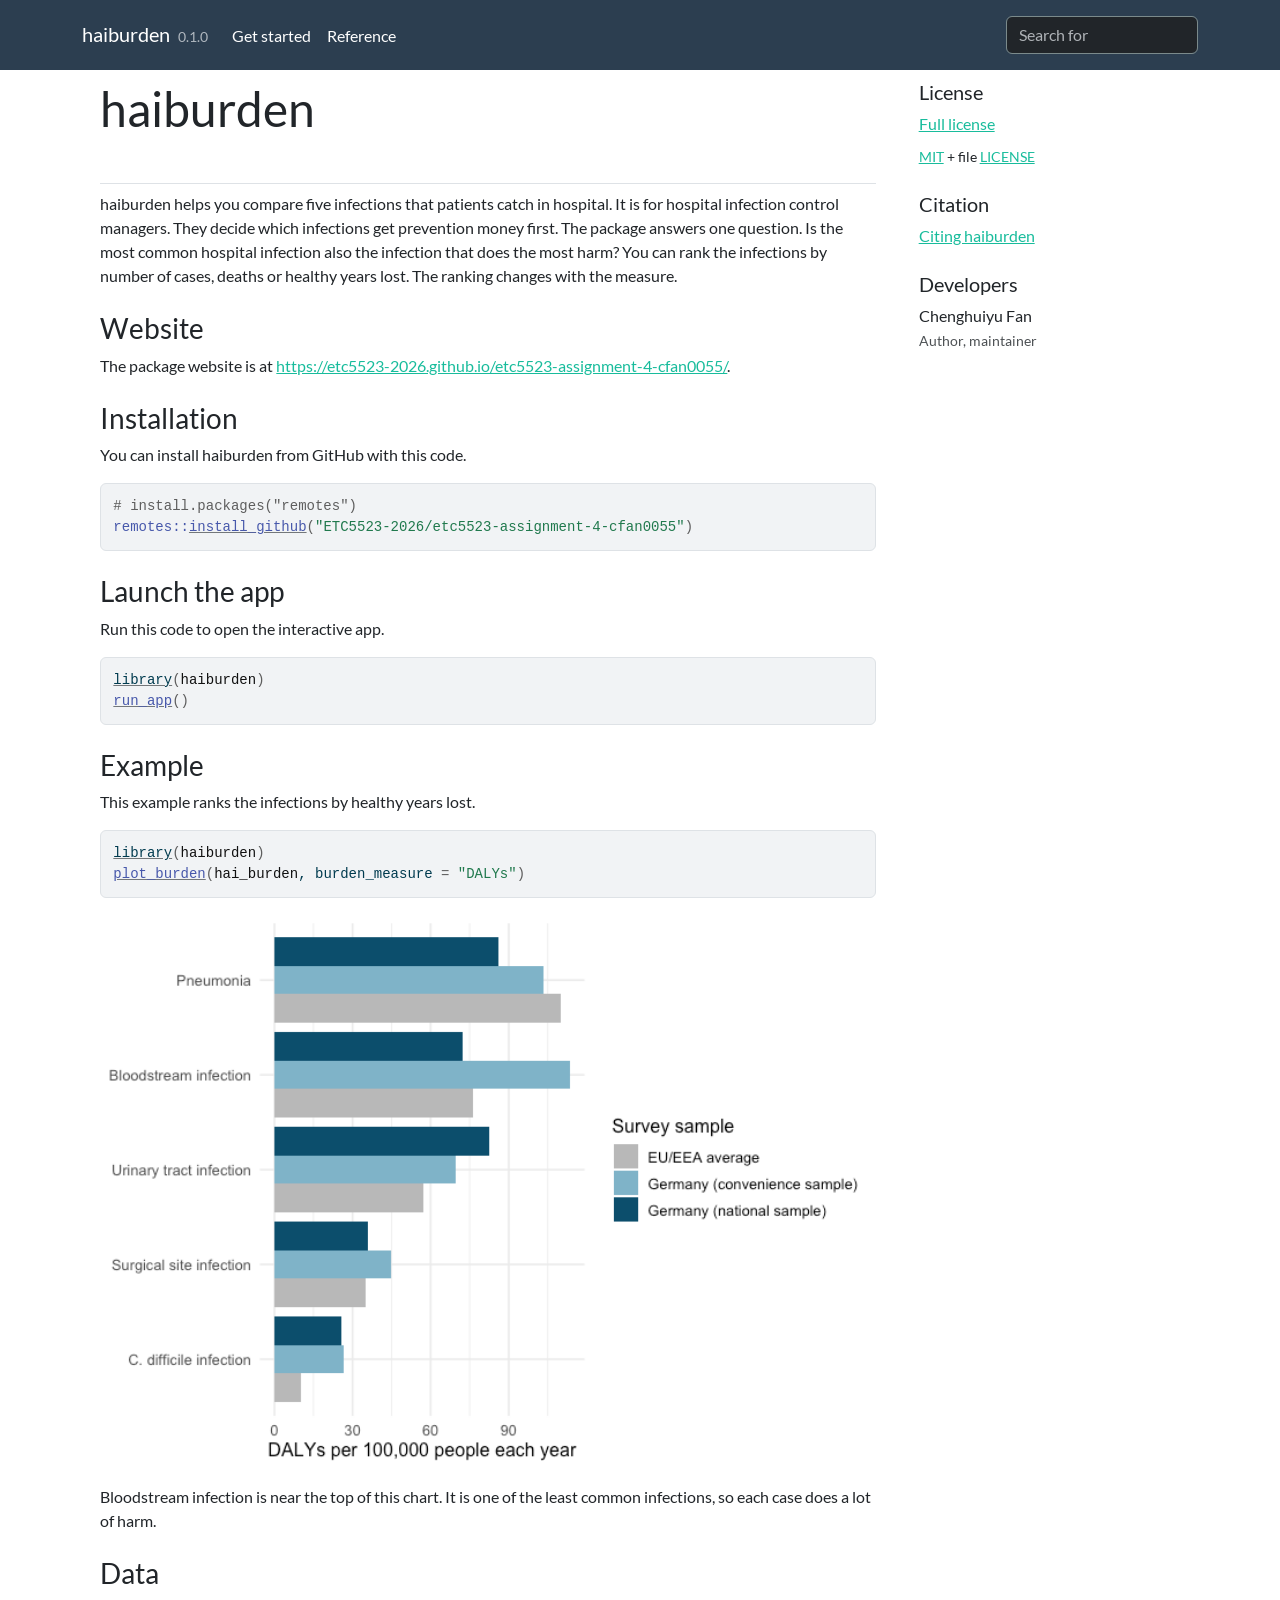
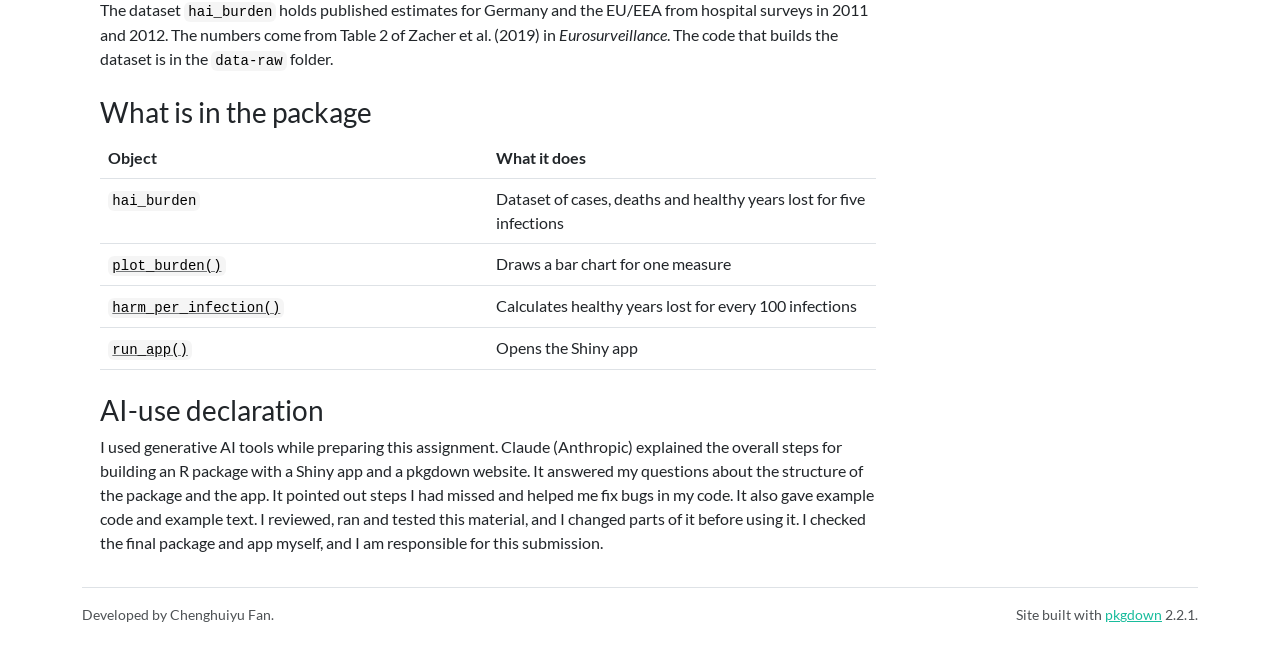
<file: docs/index.html>
<!DOCTYPE html>
<!-- Generated by pkgdown: do not edit by hand --><html lang="en">
<head>
<meta http-equiv="Content-Type" content="text/html; charset=UTF-8">
<meta charset="utf-8">
<meta http-equiv="X-UA-Compatible" content="IE=edge">
<meta name="viewport" content="width=device-width, initial-scale=1, shrink-to-fit=no">
<title>Explore the Burden of Hospital Infections in Germany and Europe • haiburden</title>
<script src="deps/jquery-3.6.0/jquery-3.6.0.min.js"></script><meta name="viewport" content="width=device-width, initial-scale=1, shrink-to-fit=no">
<link href="deps/bootstrap-5.3.1/bootstrap.min.css" rel="stylesheet">
<script src="deps/bootstrap-5.3.1/bootstrap.bundle.min.js"></script><link href="deps/font-awesome-6.5.2/css/all.min.css" rel="stylesheet">
<link href="deps/font-awesome-6.5.2/css/v4-shims.min.css" rel="stylesheet">
<script src="deps/headroom-0.11.0/headroom.min.js"></script><script src="deps/headroom-0.11.0/jQuery.headroom.min.js"></script><script src="deps/bootstrap-toc-1.0.1/bootstrap-toc.min.js"></script><script src="deps/clipboard.js-2.0.11/clipboard.min.js"></script><script src="deps/search-1.0.0/autocomplete.jquery.min.js"></script><script src="deps/search-1.0.0/fuse.min.js"></script><script src="deps/search-1.0.0/mark.min.js"></script><!-- pkgdown --><script src="pkgdown.js"></script><meta property="og:title" content="Explore the Burden of Hospital Infections in Germany and Europe">
<meta name="description" content="Provides published estimates of five hospital infections in Germany and the EU/EEA from 2011 to 2012. The estimates count cases, deaths and healthy years lost. The package includes plotting helpers and a Shiny app that shows how the ranking of infections changes with the measure.">
<meta property="og:description" content="Provides published estimates of five hospital infections in Germany and the EU/EEA from 2011 to 2012. The estimates count cases, deaths and healthy years lost. The package includes plotting helpers and a Shiny app that shows how the ranking of infections changes with the measure.">
</head>
<body>
    <a href="#main" class="visually-hidden-focusable">Skip to contents</a>


    <nav class="navbar navbar-expand-lg fixed-top bg-primary" data-bs-theme="dark" aria-label="Site navigation"><div class="container">

    <a class="navbar-brand me-2" href="index.html">haiburden</a>

    <small class="nav-text text-muted me-auto" data-bs-toggle="tooltip" data-bs-placement="bottom" title="">0.1.0</small>


    <button class="navbar-toggler" type="button" data-bs-toggle="collapse" data-bs-target="#navbar" aria-controls="navbar" aria-expanded="false" aria-label="Toggle navigation">
      <span class="navbar-toggler-icon"></span>
    </button>

    <div id="navbar" class="collapse navbar-collapse ms-3">
      <ul class="navbar-nav me-auto">
<li class="nav-item"><a class="nav-link" href="articles/haiburden.html">Get started</a></li>
<li class="nav-item"><a class="nav-link" href="reference/index.html">Reference</a></li>
      </ul>
<ul class="navbar-nav">
<li class="nav-item"><form class="form-inline" role="search">
 <input class="form-control" type="search" name="search-input" id="search-input" autocomplete="off" aria-label="Search site" placeholder="Search for" data-search-index="search.json">
</form></li>
      </ul>
</div>


  </div>
</nav><div class="container template-home">
<div class="row">
  <main id="main" class="col-md-9"><div class="section level1">
<div class="page-header"><h1 id="haiburden">haiburden<a class="anchor" aria-label="anchor" href="#haiburden"></a>
</h1></div>
<p>haiburden helps you compare five infections that patients catch in hospital. It is for hospital infection control managers. They decide which infections get prevention money first. The package answers one question. Is the most common hospital infection also the infection that does the most harm? You can rank the infections by number of cases, deaths or healthy years lost. The ranking changes with the measure.</p>
<div class="section level2">
<h2 id="website">Website<a class="anchor" aria-label="anchor" href="#website"></a>
</h2>
<p>The package website is at <a href="https://etc5523-2026.github.io/etc5523-assignment-4-cfan0055/" class="uri">https://etc5523-2026.github.io/etc5523-assignment-4-cfan0055/</a>.</p>
</div>
<div class="section level2">
<h2 id="installation">Installation<a class="anchor" aria-label="anchor" href="#installation"></a>
</h2>
<p>You can install haiburden from GitHub with this code.</p>
<div class="sourceCode" id="cb1"><pre class="downlit sourceCode r">
<code class="sourceCode R"><span><span class="co"># install.packages("remotes")</span></span>
<span><span class="fu">remotes</span><span class="fu">::</span><span class="fu"><a href="https://remotes.r-lib.org/reference/install_github.html" class="external-link">install_github</a></span><span class="op">(</span><span class="st">"ETC5523-2026/etc5523-assignment-4-cfan0055"</span><span class="op">)</span></span></code></pre></div>
</div>
<div class="section level2">
<h2 id="launch-the-app">Launch the app<a class="anchor" aria-label="anchor" href="#launch-the-app"></a>
</h2>
<p>Run this code to open the interactive app.</p>
<div class="sourceCode" id="cb2"><pre class="downlit sourceCode r">
<code class="sourceCode R"><span><span class="kw"><a href="https://rdrr.io/r/base/library.html" class="external-link">library</a></span><span class="op">(</span><span class="va">haiburden</span><span class="op">)</span></span>
<span><span class="fu"><a href="reference/run_app.html">run_app</a></span><span class="op">(</span><span class="op">)</span></span></code></pre></div>
</div>
<div class="section level2">
<h2 id="example">Example<a class="anchor" aria-label="anchor" href="#example"></a>
</h2>
<p>This example ranks the infections by healthy years lost.</p>
<div class="sourceCode" id="cb3"><pre class="downlit sourceCode r">
<code class="sourceCode R"><span><span class="kw"><a href="https://rdrr.io/r/base/library.html" class="external-link">library</a></span><span class="op">(</span><span class="va">haiburden</span><span class="op">)</span></span>
<span><span class="fu"><a href="reference/plot_burden.html">plot_burden</a></span><span class="op">(</span><span class="va">hai_burden</span>, burden_measure <span class="op">=</span> <span class="st">"DALYs"</span><span class="op">)</span></span></code></pre></div>
<p><img src="reference/figures/README-example-1.png" alt="" width="100%"></p>
<p>Bloodstream infection is near the top of this chart. It is one of the least common infections, so each case does a lot of harm.</p>
</div>
<div class="section level2">
<h2 id="data">Data<a class="anchor" aria-label="anchor" href="#data"></a>
</h2>
<p>The dataset <code>hai_burden</code> holds published estimates for Germany and the EU/EEA from hospital surveys in 2011 and 2012. The numbers come from Table 2 of Zacher et al. (2019) in <em>Eurosurveillance</em>. The code that builds the dataset is in the <code>data-raw</code> folder.</p>
</div>
<div class="section level2">
<h2 id="what-is-in-the-package">What is in the package<a class="anchor" aria-label="anchor" href="#what-is-in-the-package"></a>
</h2>
<table class="table">
<colgroup>
<col width="50%">
<col width="50%">
</colgroup>
<thead><tr>
<th>Object</th>
<th>What it does</th>
</tr></thead>
<tbody>
<tr>
<td><code>hai_burden</code></td>
<td>Dataset of cases, deaths and healthy years lost for five infections</td>
</tr>
<tr>
<td><code><a href="reference/plot_burden.html">plot_burden()</a></code></td>
<td>Draws a bar chart for one measure</td>
</tr>
<tr>
<td><code><a href="reference/harm_per_infection.html">harm_per_infection()</a></code></td>
<td>Calculates healthy years lost for every 100 infections</td>
</tr>
<tr>
<td><code><a href="reference/run_app.html">run_app()</a></code></td>
<td>Opens the Shiny app</td>
</tr>
</tbody>
</table>
</div>
<div class="section level2">
<h2 id="ai-use-declaration">AI-use declaration<a class="anchor" aria-label="anchor" href="#ai-use-declaration"></a>
</h2>
<p>I used generative AI tools while preparing this assignment. Claude (Anthropic) explained the overall steps for building an R package with a Shiny app and a pkgdown website. It answered my questions about the structure of the package and the app. It pointed out steps I had missed and helped me fix bugs in my code. It also gave example code and example text. I reviewed, ran and tested this material, and I changed parts of it before using it. I checked the final package and app myself, and I am responsible for this submission.</p>
</div>
</div>
  </main><aside class="col-md-3"><div class="license">
<h2 data-toc-skip>License</h2>
<ul class="list-unstyled">
<li><a href="LICENSE.html">Full license</a></li>
<li><small><a href="https://opensource.org/licenses/mit-license.php" class="external-link">MIT</a> + file <a href="LICENSE-text.html">LICENSE</a></small></li>
</ul>
</div>


<div class="citation">
<h2 data-toc-skip>Citation</h2>
<ul class="list-unstyled">
<li><a href="authors.html#citation">Citing haiburden</a></li>
</ul>
</div>

<div class="developers">
<h2 data-toc-skip>Developers</h2>
<ul class="list-unstyled">
<li>Chenghuiyu Fan <br><small class="roles"> Author, maintainer </small>   </li>
</ul>
</div>



  </aside>
</div>


    <footer><div class="pkgdown-footer-left">
  <p>Developed by Chenghuiyu Fan.</p>
</div>

<div class="pkgdown-footer-right">
  <p>Site built with <a href="https://pkgdown.r-lib.org/" class="external-link">pkgdown</a> 2.2.1.</p>
</div>

    </footer>
</div>





  </body>
</html>
</file>
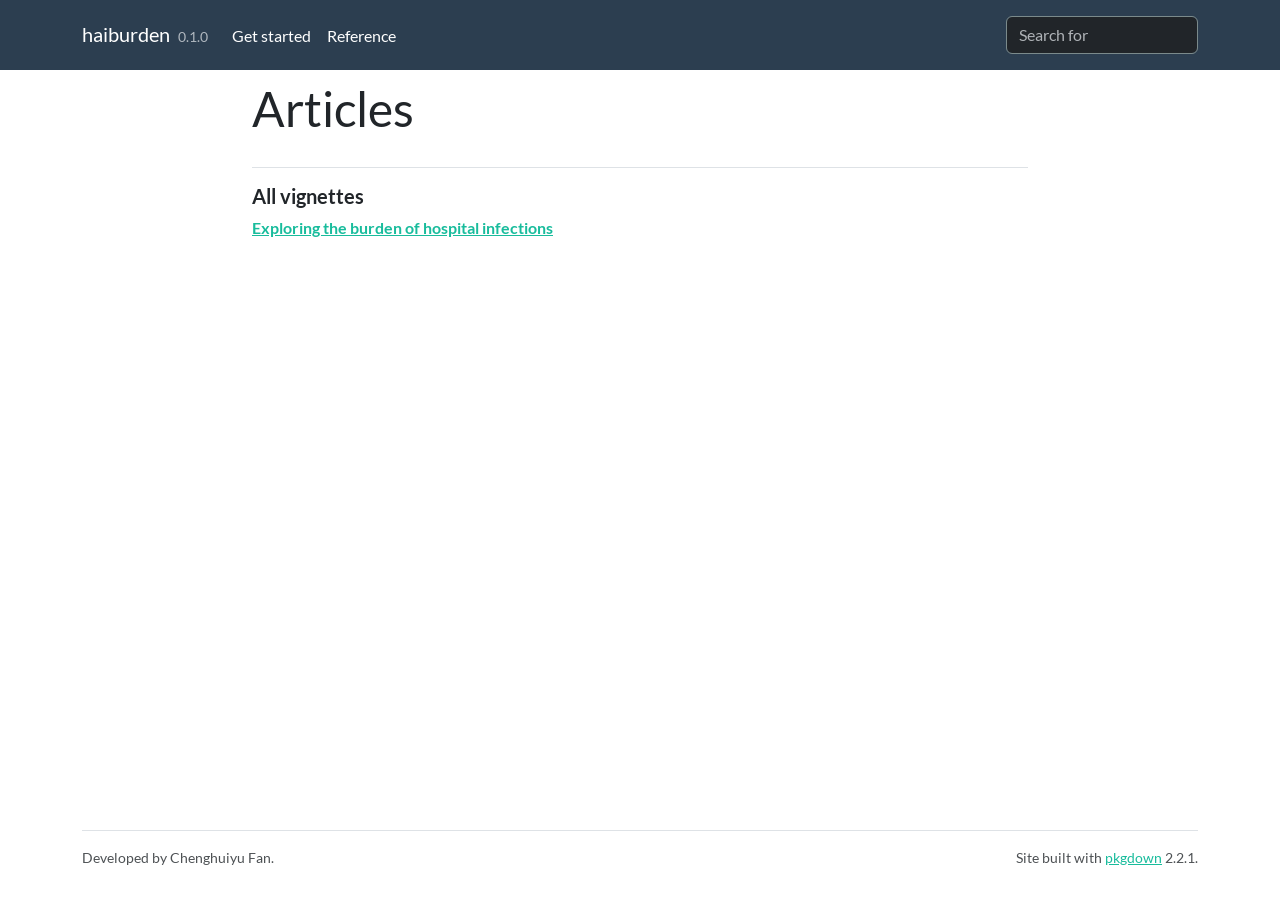
<file: docs/articles/index.html>
<!DOCTYPE html>
<!-- Generated by pkgdown: do not edit by hand --><html lang="en"><head><meta http-equiv="Content-Type" content="text/html; charset=UTF-8"><meta charset="utf-8"><meta http-equiv="X-UA-Compatible" content="IE=edge"><meta name="viewport" content="width=device-width, initial-scale=1, shrink-to-fit=no"><title>Articles • haiburden</title><script src="../deps/jquery-3.6.0/jquery-3.6.0.min.js"></script><meta name="viewport" content="width=device-width, initial-scale=1, shrink-to-fit=no"><link href="../deps/bootstrap-5.3.1/bootstrap.min.css" rel="stylesheet"><script src="../deps/bootstrap-5.3.1/bootstrap.bundle.min.js"></script><link href="../deps/font-awesome-6.5.2/css/all.min.css" rel="stylesheet"><link href="../deps/font-awesome-6.5.2/css/v4-shims.min.css" rel="stylesheet"><script src="../deps/headroom-0.11.0/headroom.min.js"></script><script src="../deps/headroom-0.11.0/jQuery.headroom.min.js"></script><script src="../deps/bootstrap-toc-1.0.1/bootstrap-toc.min.js"></script><script src="../deps/clipboard.js-2.0.11/clipboard.min.js"></script><script src="../deps/search-1.0.0/autocomplete.jquery.min.js"></script><script src="../deps/search-1.0.0/fuse.min.js"></script><script src="../deps/search-1.0.0/mark.min.js"></script><!-- pkgdown --><script src="../pkgdown.js"></script><meta property="og:title" content="Articles"></head><body>
    <a href="#main" class="visually-hidden-focusable">Skip to contents</a>


    <nav class="navbar navbar-expand-lg fixed-top bg-primary" data-bs-theme="dark" aria-label="Site navigation"><div class="container">

    <a class="navbar-brand me-2" href="../index.html">haiburden</a>

    <small class="nav-text text-muted me-auto" data-bs-toggle="tooltip" data-bs-placement="bottom" title="">0.1.0</small>


    <button class="navbar-toggler" type="button" data-bs-toggle="collapse" data-bs-target="#navbar" aria-controls="navbar" aria-expanded="false" aria-label="Toggle navigation">
      <span class="navbar-toggler-icon"></span>
    </button>

    <div id="navbar" class="collapse navbar-collapse ms-3">
      <ul class="navbar-nav me-auto"><li class="nav-item"><a class="nav-link" href="../articles/haiburden.html">Get started</a></li>
<li class="nav-item"><a class="nav-link" href="../reference/index.html">Reference</a></li>
      </ul><ul class="navbar-nav"><li class="nav-item"><form class="form-inline" role="search">
 <input class="form-control" type="search" name="search-input" id="search-input" autocomplete="off" aria-label="Search site" placeholder="Search for" data-search-index="../search.json"></form></li>
      </ul></div>


  </div>
</nav><div class="container template-article-index">
<div class="row">
  <main id="main" class="col-md-9"><div class="page-header">

      <h1>Articles</h1>
    </div>

    <div class="section ">
      <h3>All vignettes</h3>
      <div class="section-desc"></div>

      <dl><dt><a href="haiburden.html">Exploring the burden of hospital infections</a></dt>
        <dd>
      </dd></dl></div>
  </main></div>


    <footer><div class="pkgdown-footer-left">
  <p>Developed by Chenghuiyu Fan.</p>
</div>

<div class="pkgdown-footer-right">
  <p>Site built with <a href="https://pkgdown.r-lib.org/" class="external-link">pkgdown</a> 2.2.1.</p>
</div>

    </footer></div>





  </body></html>
</file>
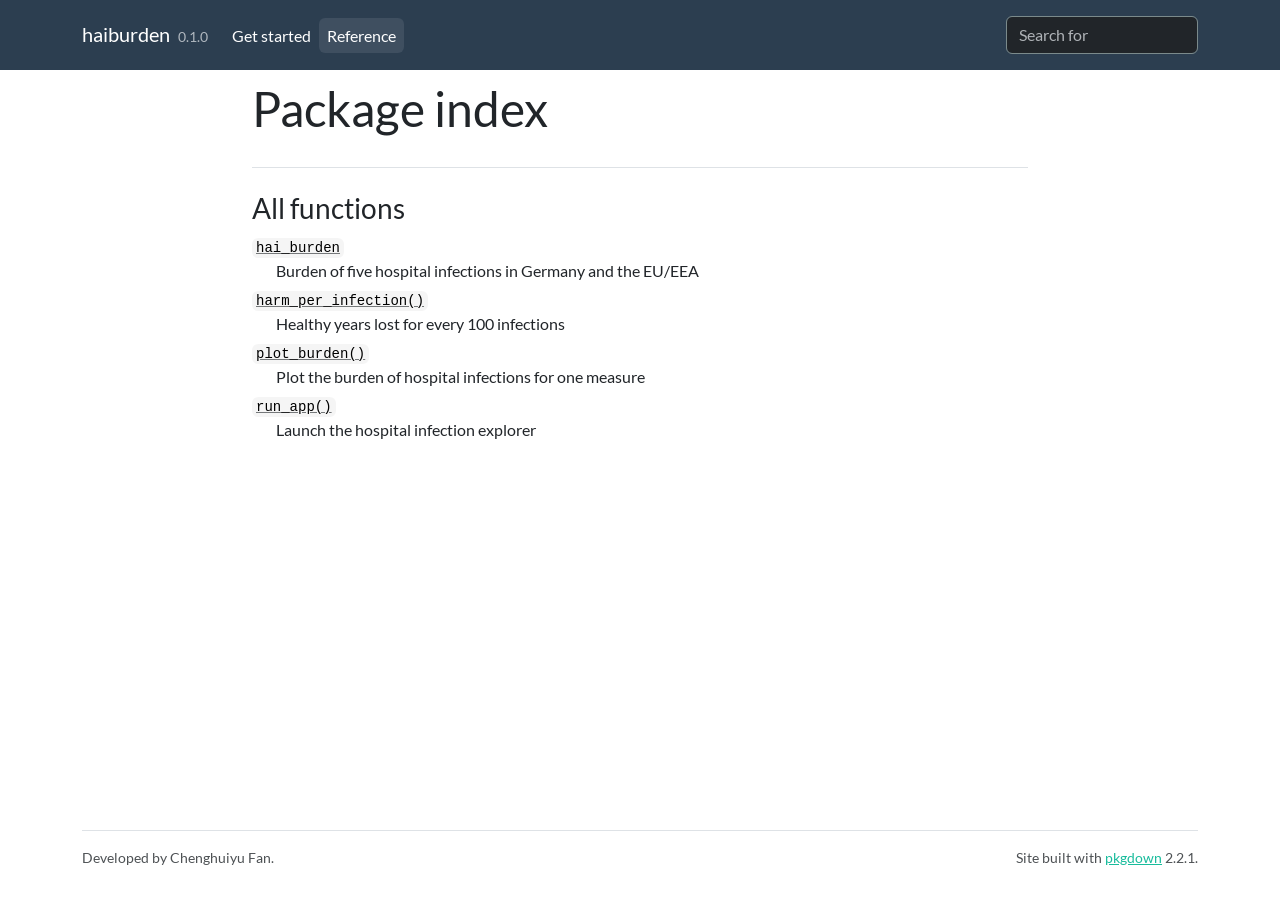
<file: docs/reference/index.html>
<!DOCTYPE html>
<!-- Generated by pkgdown: do not edit by hand --><html lang="en"><head><meta http-equiv="Content-Type" content="text/html; charset=UTF-8"><meta charset="utf-8"><meta http-equiv="X-UA-Compatible" content="IE=edge"><meta name="viewport" content="width=device-width, initial-scale=1, shrink-to-fit=no"><title>Package index • haiburden</title><script src="../deps/jquery-3.6.0/jquery-3.6.0.min.js"></script><meta name="viewport" content="width=device-width, initial-scale=1, shrink-to-fit=no"><link href="../deps/bootstrap-5.3.1/bootstrap.min.css" rel="stylesheet"><script src="../deps/bootstrap-5.3.1/bootstrap.bundle.min.js"></script><link href="../deps/font-awesome-6.5.2/css/all.min.css" rel="stylesheet"><link href="../deps/font-awesome-6.5.2/css/v4-shims.min.css" rel="stylesheet"><script src="../deps/headroom-0.11.0/headroom.min.js"></script><script src="../deps/headroom-0.11.0/jQuery.headroom.min.js"></script><script src="../deps/bootstrap-toc-1.0.1/bootstrap-toc.min.js"></script><script src="../deps/clipboard.js-2.0.11/clipboard.min.js"></script><script src="../deps/search-1.0.0/autocomplete.jquery.min.js"></script><script src="../deps/search-1.0.0/fuse.min.js"></script><script src="../deps/search-1.0.0/mark.min.js"></script><!-- pkgdown --><script src="../pkgdown.js"></script><meta property="og:title" content="Package index"></head><body>
    <a href="#main" class="visually-hidden-focusable">Skip to contents</a>


    <nav class="navbar navbar-expand-lg fixed-top bg-primary" data-bs-theme="dark" aria-label="Site navigation"><div class="container">

    <a class="navbar-brand me-2" href="../index.html">haiburden</a>

    <small class="nav-text text-muted me-auto" data-bs-toggle="tooltip" data-bs-placement="bottom" title="">0.1.0</small>


    <button class="navbar-toggler" type="button" data-bs-toggle="collapse" data-bs-target="#navbar" aria-controls="navbar" aria-expanded="false" aria-label="Toggle navigation">
      <span class="navbar-toggler-icon"></span>
    </button>

    <div id="navbar" class="collapse navbar-collapse ms-3">
      <ul class="navbar-nav me-auto"><li class="nav-item"><a class="nav-link" href="../articles/haiburden.html">Get started</a></li>
<li class="active nav-item"><a class="nav-link" href="../reference/index.html">Reference</a></li>
      </ul><ul class="navbar-nav"><li class="nav-item"><form class="form-inline" role="search">
 <input class="form-control" type="search" name="search-input" id="search-input" autocomplete="off" aria-label="Search site" placeholder="Search for" data-search-index="../search.json"></form></li>
      </ul></div>


  </div>
</nav><div class="container template-reference-index">
<div class="row">
  <main id="main" class="col-md-9"><div class="page-header">

      <h1>Package index</h1>
    </div>

    <div class="section level2">
      <h2 id="all-functions">All functions<a class="anchor" aria-label="anchor" href="#all-functions"></a></h2>



      <dl></dl></div><div class="section level2">




      <dl><dt>

          <code><a href="hai_burden.html">hai_burden</a></code>

        </dt>
        <dd>Burden of five hospital infections in Germany and the EU/EEA</dd>

        <dt>

          <code><a href="harm_per_infection.html">harm_per_infection()</a></code>

        </dt>
        <dd>Healthy years lost for every 100 infections</dd>

        <dt>

          <code><a href="plot_burden.html">plot_burden()</a></code>

        </dt>
        <dd>Plot the burden of hospital infections for one measure</dd>

        <dt>

          <code><a href="run_app.html">run_app()</a></code>

        </dt>
        <dd>Launch the hospital infection explorer</dd>
      </dl></div>
  </main></div>


    <footer><div class="pkgdown-footer-left">
  <p>Developed by Chenghuiyu Fan.</p>
</div>

<div class="pkgdown-footer-right">
  <p>Site built with <a href="https://pkgdown.r-lib.org/" class="external-link">pkgdown</a> 2.2.1.</p>
</div>

    </footer></div>





  </body></html>
</file>
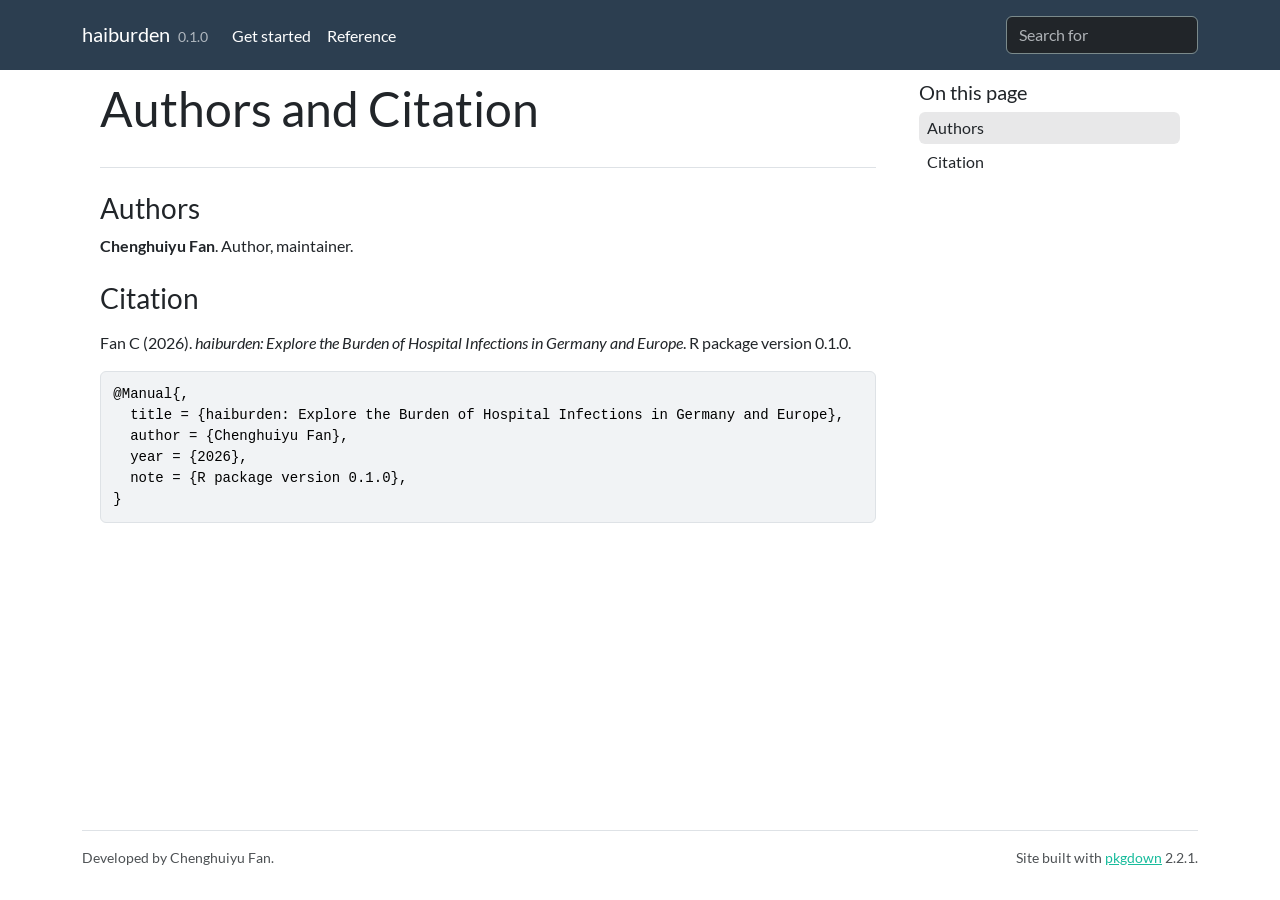
<file: docs/authors.html>
<!DOCTYPE html>
<!-- Generated by pkgdown: do not edit by hand --><html lang="en"><head><meta http-equiv="Content-Type" content="text/html; charset=UTF-8"><meta charset="utf-8"><meta http-equiv="X-UA-Compatible" content="IE=edge"><meta name="viewport" content="width=device-width, initial-scale=1, shrink-to-fit=no"><title>Authors and Citation • haiburden</title><script src="deps/jquery-3.6.0/jquery-3.6.0.min.js"></script><meta name="viewport" content="width=device-width, initial-scale=1, shrink-to-fit=no"><link href="deps/bootstrap-5.3.1/bootstrap.min.css" rel="stylesheet"><script src="deps/bootstrap-5.3.1/bootstrap.bundle.min.js"></script><link href="deps/font-awesome-6.5.2/css/all.min.css" rel="stylesheet"><link href="deps/font-awesome-6.5.2/css/v4-shims.min.css" rel="stylesheet"><script src="deps/headroom-0.11.0/headroom.min.js"></script><script src="deps/headroom-0.11.0/jQuery.headroom.min.js"></script><script src="deps/bootstrap-toc-1.0.1/bootstrap-toc.min.js"></script><script src="deps/clipboard.js-2.0.11/clipboard.min.js"></script><script src="deps/search-1.0.0/autocomplete.jquery.min.js"></script><script src="deps/search-1.0.0/fuse.min.js"></script><script src="deps/search-1.0.0/mark.min.js"></script><!-- pkgdown --><script src="pkgdown.js"></script><meta property="og:title" content="Authors and Citation"></head><body>
    <a href="#main" class="visually-hidden-focusable">Skip to contents</a>


    <nav class="navbar navbar-expand-lg fixed-top bg-primary" data-bs-theme="dark" aria-label="Site navigation"><div class="container">

    <a class="navbar-brand me-2" href="index.html">haiburden</a>

    <small class="nav-text text-muted me-auto" data-bs-toggle="tooltip" data-bs-placement="bottom" title="">0.1.0</small>


    <button class="navbar-toggler" type="button" data-bs-toggle="collapse" data-bs-target="#navbar" aria-controls="navbar" aria-expanded="false" aria-label="Toggle navigation">
      <span class="navbar-toggler-icon"></span>
    </button>

    <div id="navbar" class="collapse navbar-collapse ms-3">
      <ul class="navbar-nav me-auto"><li class="nav-item"><a class="nav-link" href="articles/haiburden.html">Get started</a></li>
<li class="nav-item"><a class="nav-link" href="reference/index.html">Reference</a></li>
      </ul><ul class="navbar-nav"><li class="nav-item"><form class="form-inline" role="search">
 <input class="form-control" type="search" name="search-input" id="search-input" autocomplete="off" aria-label="Search site" placeholder="Search for" data-search-index="search.json"></form></li>
      </ul></div>


  </div>
</nav><div class="container template-citation-authors">
<div class="row">
  <main id="main" class="col-md-9"><div class="page-header">

      <h1>Authors and Citation</h1>
    </div>

    <div class="section level2">
      <h2>Authors</h2>

      <ul class="list-unstyled"><li>
          <p><strong>Chenghuiyu Fan</strong>. Author, maintainer.
          </p>
        </li>
      </ul></div>

    <div class="section level2">
      <h2 id="citation">Citation</h2>
      <p></p>

      <p>Fan C (2026).
<em>haiburden: Explore the Burden of Hospital Infections in Germany and Europe</em>.
R package version 0.1.0.
</p>
      <pre>@Manual{,
  title = {haiburden: Explore the Burden of Hospital Infections in Germany and Europe},
  author = {Chenghuiyu Fan},
  year = {2026},
  note = {R package version 0.1.0},
}</pre>
    </div>

  </main><aside class="col-md-3"><nav id="toc" aria-label="Table of contents"><h2>On this page</h2>
    </nav></aside></div>


    <footer><div class="pkgdown-footer-left">
  <p>Developed by Chenghuiyu Fan.</p>
</div>

<div class="pkgdown-footer-right">
  <p>Site built with <a href="https://pkgdown.r-lib.org/" class="external-link">pkgdown</a> 2.2.1.</p>
</div>

    </footer></div>





  </body></html>
</file>
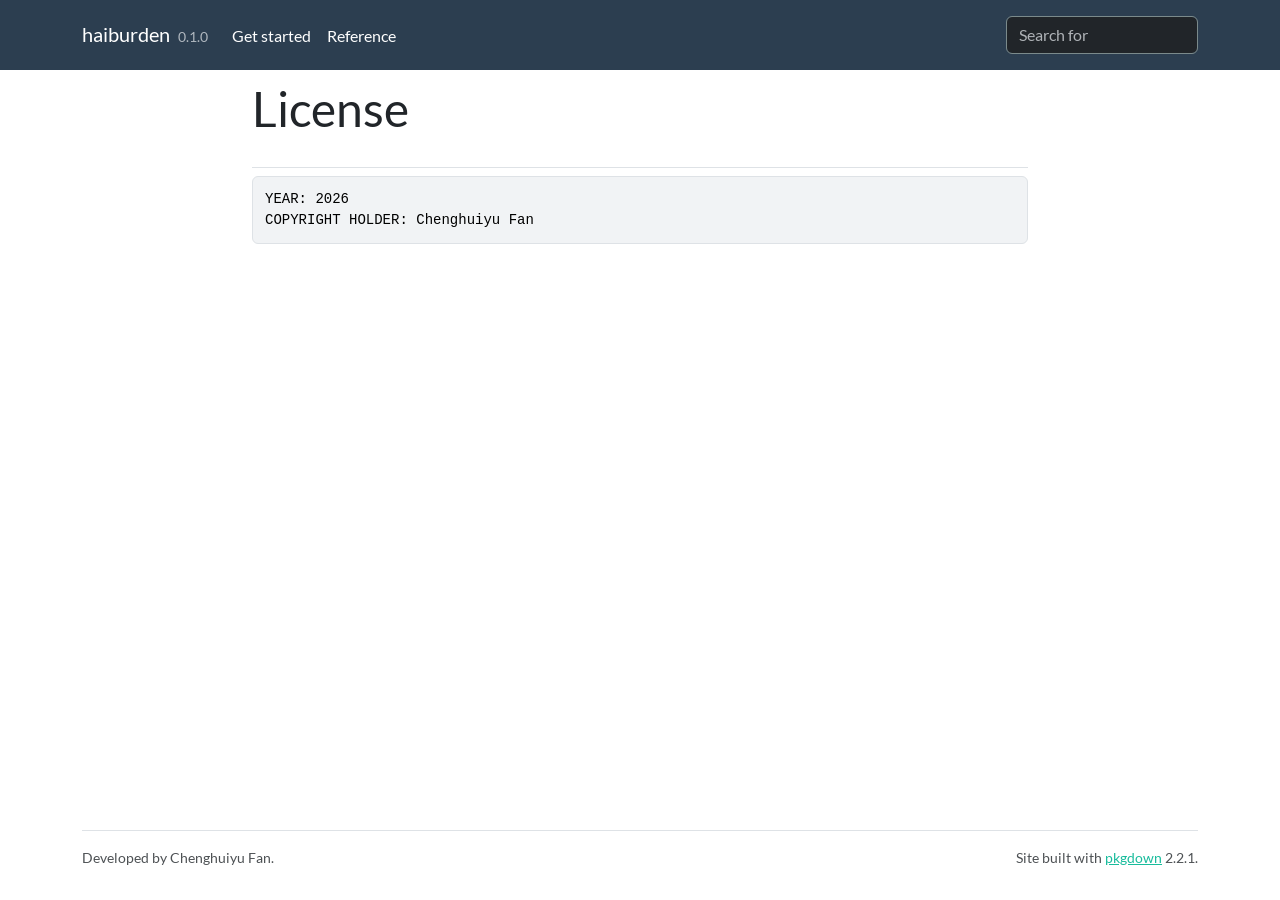
<file: docs/LICENSE-text.html>
<!DOCTYPE html>
<!-- Generated by pkgdown: do not edit by hand --><html lang="en"><head><meta http-equiv="Content-Type" content="text/html; charset=UTF-8"><meta charset="utf-8"><meta http-equiv="X-UA-Compatible" content="IE=edge"><meta name="viewport" content="width=device-width, initial-scale=1, shrink-to-fit=no"><title>License • haiburden</title><script src="deps/jquery-3.6.0/jquery-3.6.0.min.js"></script><meta name="viewport" content="width=device-width, initial-scale=1, shrink-to-fit=no"><link href="deps/bootstrap-5.3.1/bootstrap.min.css" rel="stylesheet"><script src="deps/bootstrap-5.3.1/bootstrap.bundle.min.js"></script><link href="deps/font-awesome-6.5.2/css/all.min.css" rel="stylesheet"><link href="deps/font-awesome-6.5.2/css/v4-shims.min.css" rel="stylesheet"><script src="deps/headroom-0.11.0/headroom.min.js"></script><script src="deps/headroom-0.11.0/jQuery.headroom.min.js"></script><script src="deps/bootstrap-toc-1.0.1/bootstrap-toc.min.js"></script><script src="deps/clipboard.js-2.0.11/clipboard.min.js"></script><script src="deps/search-1.0.0/autocomplete.jquery.min.js"></script><script src="deps/search-1.0.0/fuse.min.js"></script><script src="deps/search-1.0.0/mark.min.js"></script><!-- pkgdown --><script src="pkgdown.js"></script><meta property="og:title" content="License"></head><body>
    <a href="#main" class="visually-hidden-focusable">Skip to contents</a>


    <nav class="navbar navbar-expand-lg fixed-top bg-primary" data-bs-theme="dark" aria-label="Site navigation"><div class="container">

    <a class="navbar-brand me-2" href="index.html">haiburden</a>

    <small class="nav-text text-muted me-auto" data-bs-toggle="tooltip" data-bs-placement="bottom" title="">0.1.0</small>


    <button class="navbar-toggler" type="button" data-bs-toggle="collapse" data-bs-target="#navbar" aria-controls="navbar" aria-expanded="false" aria-label="Toggle navigation">
      <span class="navbar-toggler-icon"></span>
    </button>

    <div id="navbar" class="collapse navbar-collapse ms-3">
      <ul class="navbar-nav me-auto"><li class="nav-item"><a class="nav-link" href="articles/haiburden.html">Get started</a></li>
<li class="nav-item"><a class="nav-link" href="reference/index.html">Reference</a></li>
      </ul><ul class="navbar-nav"><li class="nav-item"><form class="form-inline" role="search">
 <input class="form-control" type="search" name="search-input" id="search-input" autocomplete="off" aria-label="Search site" placeholder="Search for" data-search-index="search.json"></form></li>
      </ul></div>


  </div>
</nav><div class="container template-title-body">
<div class="row">
  <main id="main" class="col-md-9"><div class="page-header">

      <h1>License</h1>

    </div>

<pre>YEAR: 2026
COPYRIGHT HOLDER: Chenghuiyu Fan
</pre>

  </main></div>


    <footer><div class="pkgdown-footer-left">
  <p>Developed by Chenghuiyu Fan.</p>
</div>

<div class="pkgdown-footer-right">
  <p>Site built with <a href="https://pkgdown.r-lib.org/" class="external-link">pkgdown</a> 2.2.1.</p>
</div>

    </footer></div>





  </body></html>
</file>
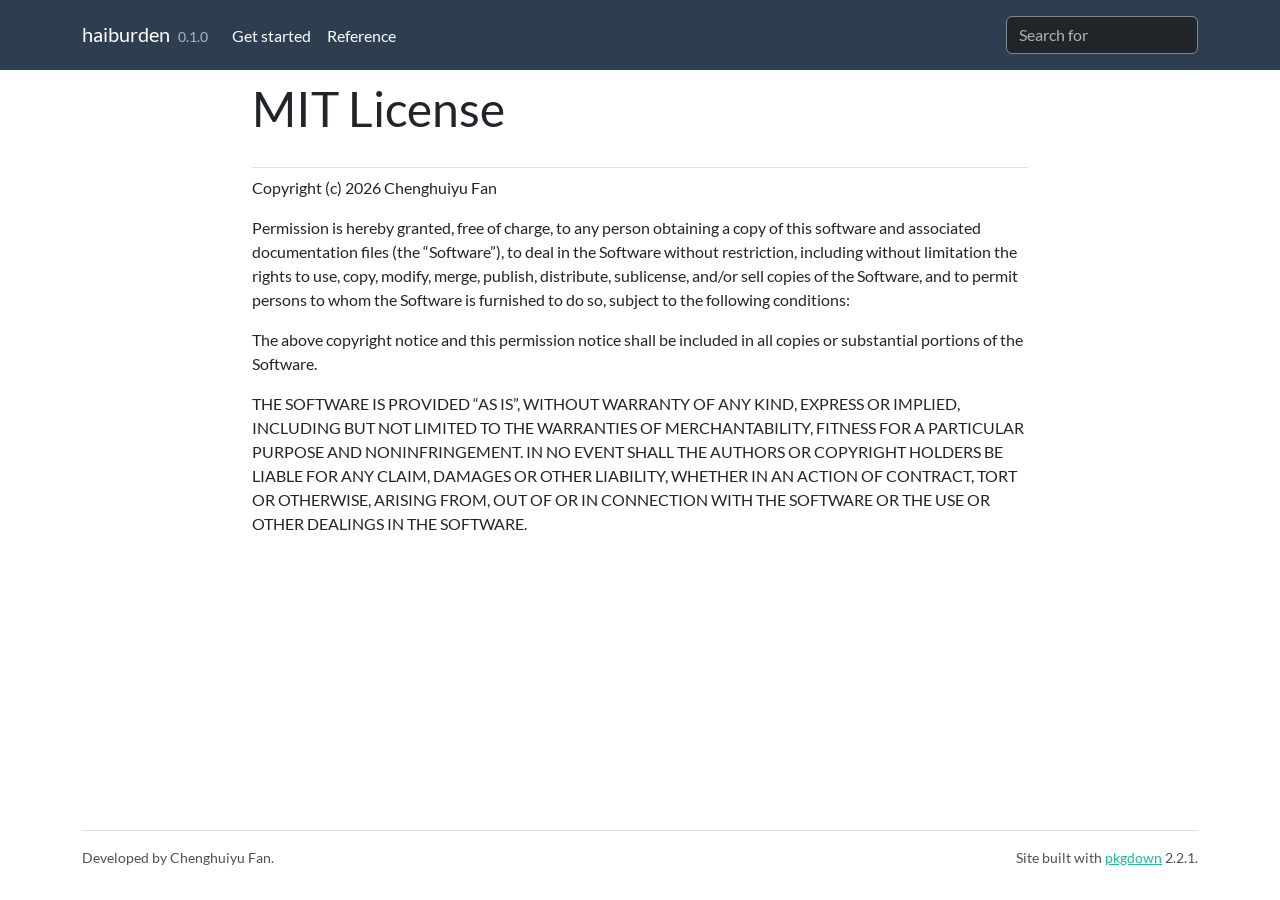
<file: docs/LICENSE.html>
<!DOCTYPE html>
<!-- Generated by pkgdown: do not edit by hand --><html lang="en"><head><meta http-equiv="Content-Type" content="text/html; charset=UTF-8"><meta charset="utf-8"><meta http-equiv="X-UA-Compatible" content="IE=edge"><meta name="viewport" content="width=device-width, initial-scale=1, shrink-to-fit=no"><title>MIT License • haiburden</title><script src="deps/jquery-3.6.0/jquery-3.6.0.min.js"></script><meta name="viewport" content="width=device-width, initial-scale=1, shrink-to-fit=no"><link href="deps/bootstrap-5.3.1/bootstrap.min.css" rel="stylesheet"><script src="deps/bootstrap-5.3.1/bootstrap.bundle.min.js"></script><link href="deps/font-awesome-6.5.2/css/all.min.css" rel="stylesheet"><link href="deps/font-awesome-6.5.2/css/v4-shims.min.css" rel="stylesheet"><script src="deps/headroom-0.11.0/headroom.min.js"></script><script src="deps/headroom-0.11.0/jQuery.headroom.min.js"></script><script src="deps/bootstrap-toc-1.0.1/bootstrap-toc.min.js"></script><script src="deps/clipboard.js-2.0.11/clipboard.min.js"></script><script src="deps/search-1.0.0/autocomplete.jquery.min.js"></script><script src="deps/search-1.0.0/fuse.min.js"></script><script src="deps/search-1.0.0/mark.min.js"></script><!-- pkgdown --><script src="pkgdown.js"></script><meta property="og:title" content="MIT License"></head><body>
    <a href="#main" class="visually-hidden-focusable">Skip to contents</a>


    <nav class="navbar navbar-expand-lg fixed-top bg-primary" data-bs-theme="dark" aria-label="Site navigation"><div class="container">

    <a class="navbar-brand me-2" href="index.html">haiburden</a>

    <small class="nav-text text-muted me-auto" data-bs-toggle="tooltip" data-bs-placement="bottom" title="">0.1.0</small>


    <button class="navbar-toggler" type="button" data-bs-toggle="collapse" data-bs-target="#navbar" aria-controls="navbar" aria-expanded="false" aria-label="Toggle navigation">
      <span class="navbar-toggler-icon"></span>
    </button>

    <div id="navbar" class="collapse navbar-collapse ms-3">
      <ul class="navbar-nav me-auto"><li class="nav-item"><a class="nav-link" href="articles/haiburden.html">Get started</a></li>
<li class="nav-item"><a class="nav-link" href="reference/index.html">Reference</a></li>
      </ul><ul class="navbar-nav"><li class="nav-item"><form class="form-inline" role="search">
 <input class="form-control" type="search" name="search-input" id="search-input" autocomplete="off" aria-label="Search site" placeholder="Search for" data-search-index="search.json"></form></li>
      </ul></div>


  </div>
</nav><div class="container template-title-body">
<div class="row">
  <main id="main" class="col-md-9"><div class="page-header">

      <h1>MIT License</h1>

    </div>

<div id="mit-license" class="section level1">

<p>Copyright (c) 2026 Chenghuiyu Fan</p>
<p>Permission is hereby granted, free of charge, to any person obtaining a copy of this software and associated documentation files (the “Software”), to deal in the Software without restriction, including without limitation the rights to use, copy, modify, merge, publish, distribute, sublicense, and/or sell copies of the Software, and to permit persons to whom the Software is furnished to do so, subject to the following conditions:</p>
<p>The above copyright notice and this permission notice shall be included in all copies or substantial portions of the Software.</p>
<p>THE SOFTWARE IS PROVIDED “AS IS”, WITHOUT WARRANTY OF ANY KIND, EXPRESS OR IMPLIED, INCLUDING BUT NOT LIMITED TO THE WARRANTIES OF MERCHANTABILITY, FITNESS FOR A PARTICULAR PURPOSE AND NONINFRINGEMENT. IN NO EVENT SHALL THE AUTHORS OR COPYRIGHT HOLDERS BE LIABLE FOR ANY CLAIM, DAMAGES OR OTHER LIABILITY, WHETHER IN AN ACTION OF CONTRACT, TORT OR OTHERWISE, ARISING FROM, OUT OF OR IN CONNECTION WITH THE SOFTWARE OR THE USE OR OTHER DEALINGS IN THE SOFTWARE.</p>
</div>

  </main></div>


    <footer><div class="pkgdown-footer-left">
  <p>Developed by Chenghuiyu Fan.</p>
</div>

<div class="pkgdown-footer-right">
  <p>Site built with <a href="https://pkgdown.r-lib.org/" class="external-link">pkgdown</a> 2.2.1.</p>
</div>

    </footer></div>





  </body></html>
</file>
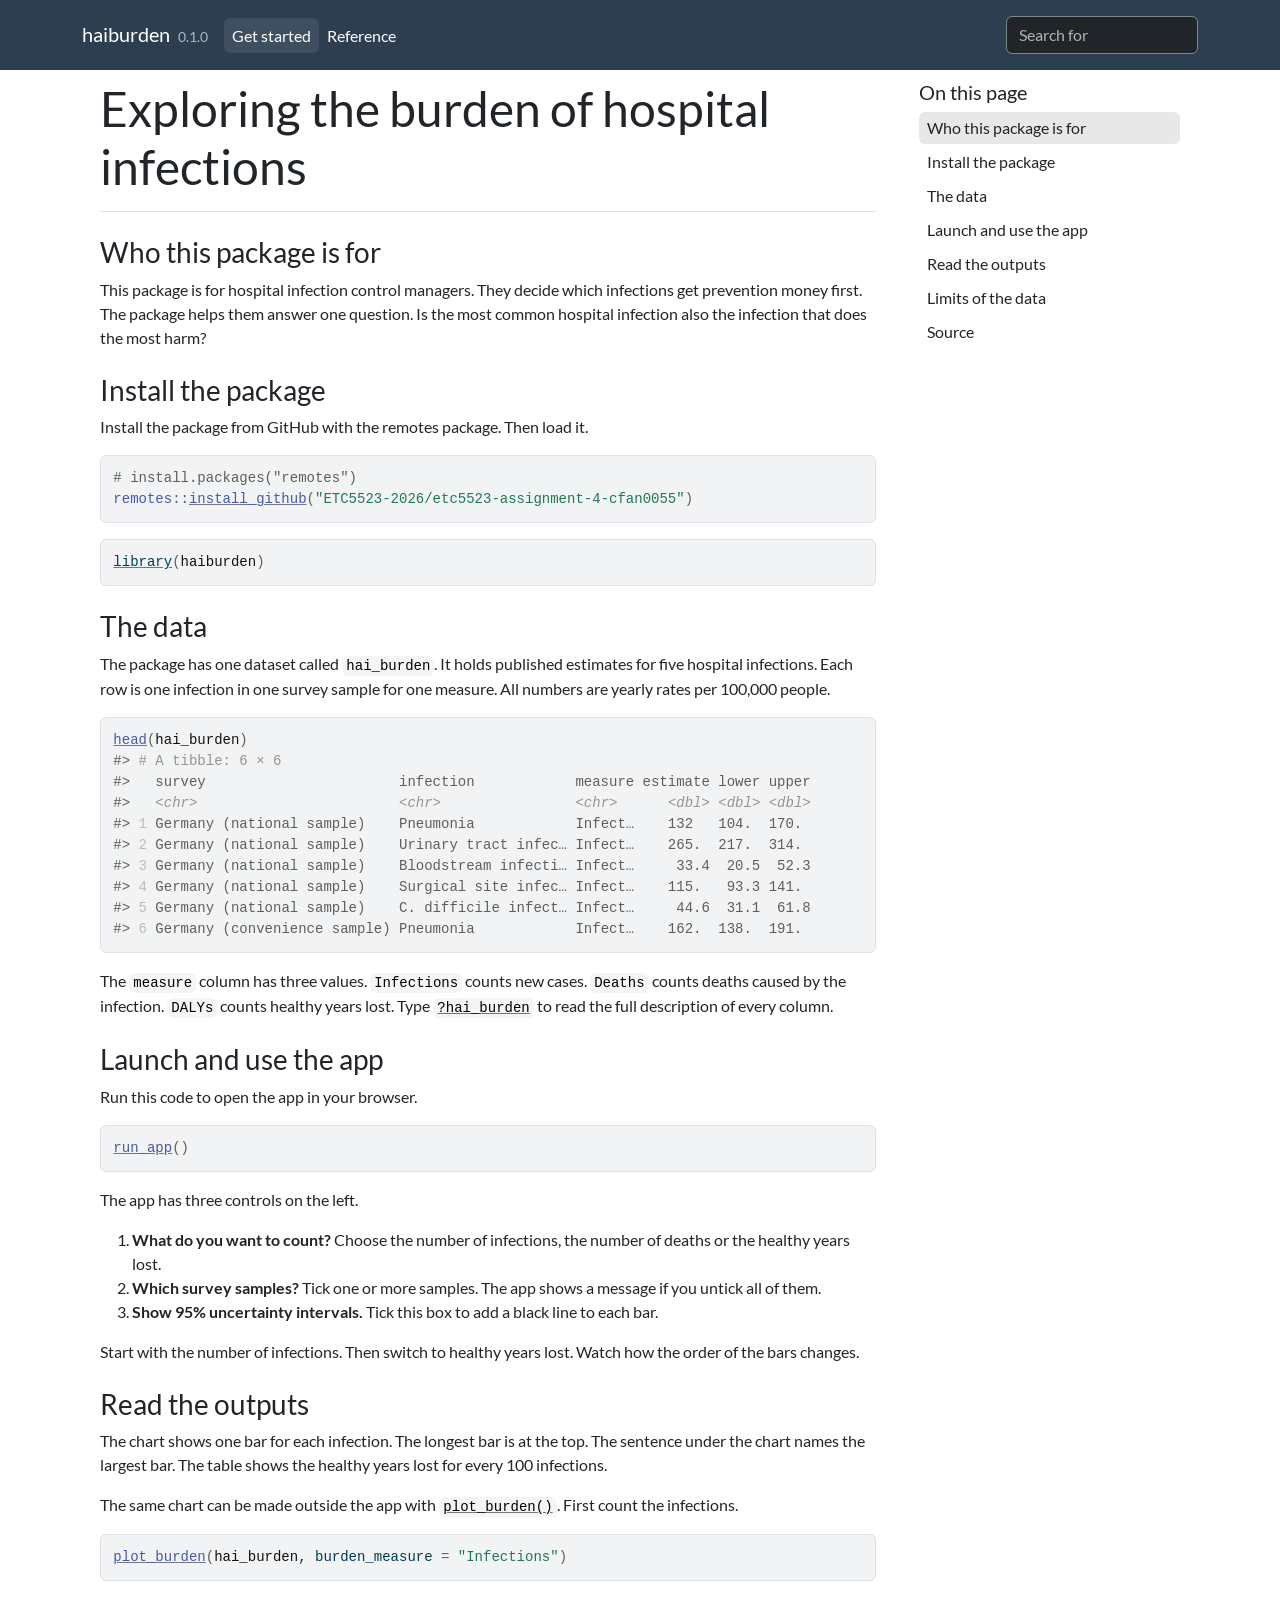
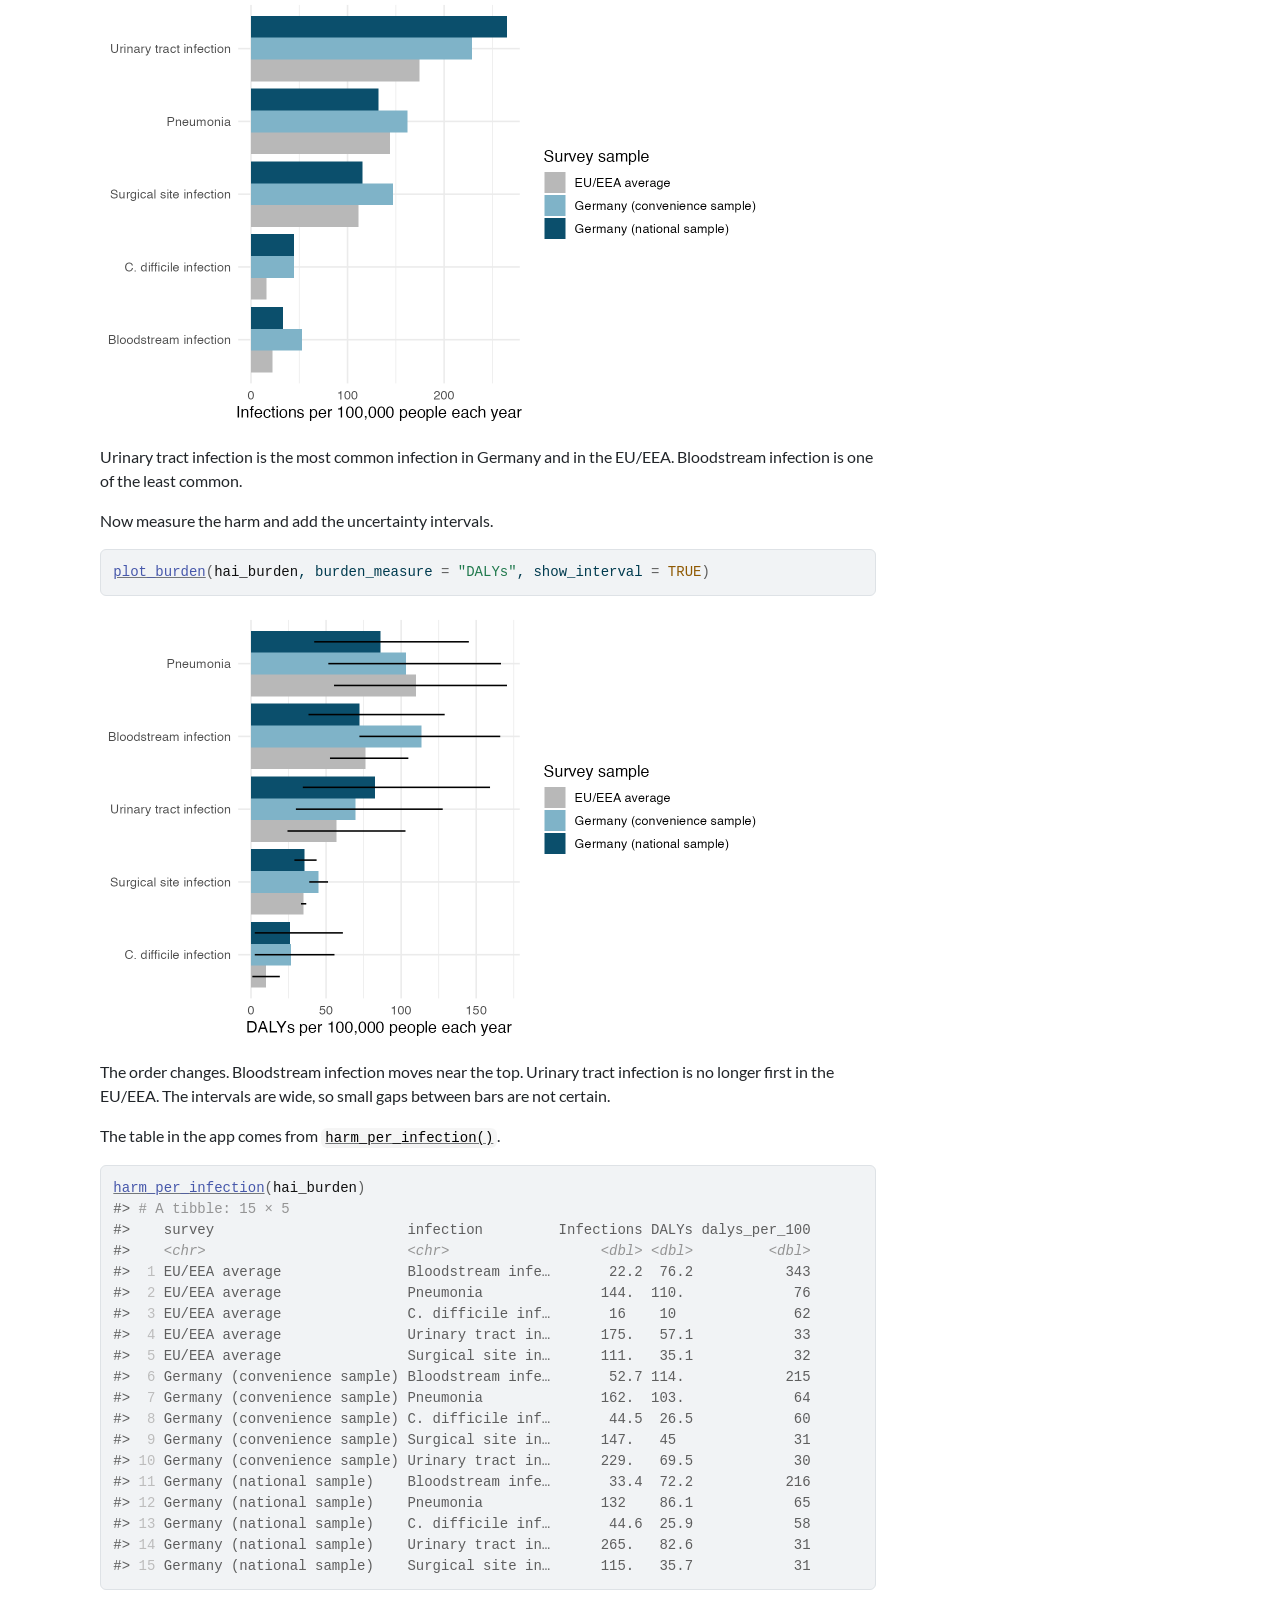
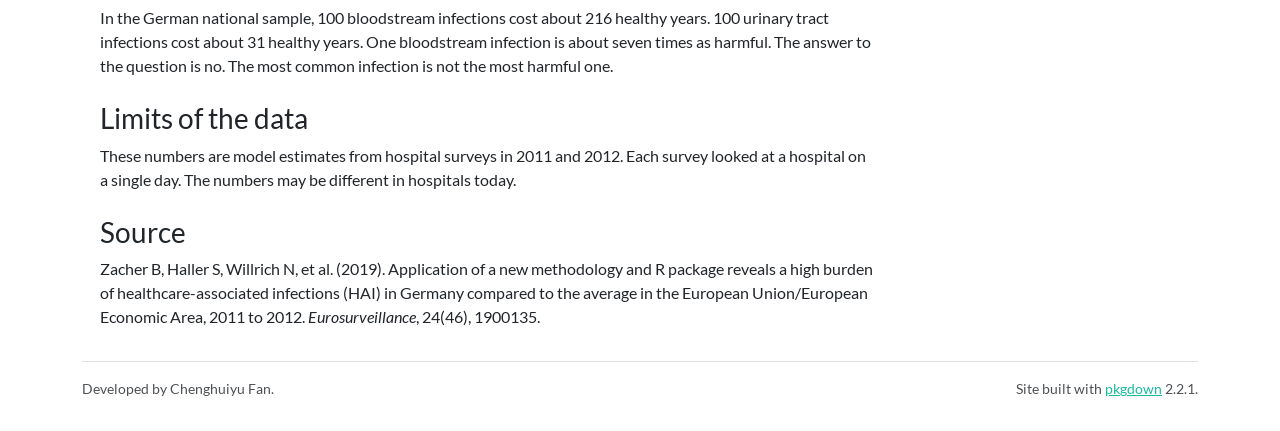
<file: docs/articles/haiburden.html>
<!DOCTYPE html>
<!-- Generated by pkgdown: do not edit by hand --><html lang="en">
<head>
<meta http-equiv="Content-Type" content="text/html; charset=UTF-8">
<meta charset="utf-8">
<meta http-equiv="X-UA-Compatible" content="IE=edge">
<meta name="viewport" content="width=device-width, initial-scale=1, shrink-to-fit=no">
<title>Exploring the burden of hospital infections • haiburden</title>
<script src="../deps/jquery-3.6.0/jquery-3.6.0.min.js"></script><meta name="viewport" content="width=device-width, initial-scale=1, shrink-to-fit=no">
<link href="../deps/bootstrap-5.3.1/bootstrap.min.css" rel="stylesheet">
<script src="../deps/bootstrap-5.3.1/bootstrap.bundle.min.js"></script><link href="../deps/font-awesome-6.5.2/css/all.min.css" rel="stylesheet">
<link href="../deps/font-awesome-6.5.2/css/v4-shims.min.css" rel="stylesheet">
<script src="../deps/headroom-0.11.0/headroom.min.js"></script><script src="../deps/headroom-0.11.0/jQuery.headroom.min.js"></script><script src="../deps/bootstrap-toc-1.0.1/bootstrap-toc.min.js"></script><script src="../deps/clipboard.js-2.0.11/clipboard.min.js"></script><script src="../deps/search-1.0.0/autocomplete.jquery.min.js"></script><script src="../deps/search-1.0.0/fuse.min.js"></script><script src="../deps/search-1.0.0/mark.min.js"></script><!-- pkgdown --><script src="../pkgdown.js"></script><meta property="og:title" content="Exploring the burden of hospital infections">
</head>
<body>
    <a href="#main" class="visually-hidden-focusable">Skip to contents</a>


    <nav class="navbar navbar-expand-lg fixed-top bg-primary" data-bs-theme="dark" aria-label="Site navigation"><div class="container">

    <a class="navbar-brand me-2" href="../index.html">haiburden</a>

    <small class="nav-text text-muted me-auto" data-bs-toggle="tooltip" data-bs-placement="bottom" title="">0.1.0</small>


    <button class="navbar-toggler" type="button" data-bs-toggle="collapse" data-bs-target="#navbar" aria-controls="navbar" aria-expanded="false" aria-label="Toggle navigation">
      <span class="navbar-toggler-icon"></span>
    </button>

    <div id="navbar" class="collapse navbar-collapse ms-3">
      <ul class="navbar-nav me-auto">
<li class="active nav-item"><a class="nav-link" href="../articles/haiburden.html">Get started</a></li>
<li class="nav-item"><a class="nav-link" href="../reference/index.html">Reference</a></li>
      </ul>
<ul class="navbar-nav">
<li class="nav-item"><form class="form-inline" role="search">
 <input class="form-control" type="search" name="search-input" id="search-input" autocomplete="off" aria-label="Search site" placeholder="Search for" data-search-index="../search.json">
</form></li>
      </ul>
</div>


  </div>
</nav><div class="container template-article">




<div class="row">
  <main id="main" class="col-md-9"><div class="page-header">

      <h1>Exploring the burden of hospital infections</h1>
            
      

      <div class="d-none name"><code>haiburden.Rmd</code></div>
    </div>

    
    
<div class="section level2">
<h2 id="who-this-package-is-for">Who this package is for<a class="anchor" aria-label="anchor" href="#who-this-package-is-for"></a>
</h2>
<p>This package is for hospital infection control managers. They decide
which infections get prevention money first. The package helps them
answer one question. Is the most common hospital infection also the
infection that does the most harm?</p>
</div>
<div class="section level2">
<h2 id="install-the-package">Install the package<a class="anchor" aria-label="anchor" href="#install-the-package"></a>
</h2>
<p>Install the package from GitHub with the remotes package. Then load
it.</p>
<div class="sourceCode" id="cb1"><pre class="downlit sourceCode r">
<code class="sourceCode R"><span><span class="co"># install.packages("remotes")</span></span>
<span><span class="fu">remotes</span><span class="fu">::</span><span class="fu"><a href="https://remotes.r-lib.org/reference/install_github.html" class="external-link">install_github</a></span><span class="op">(</span><span class="st">"ETC5523-2026/etc5523-assignment-4-cfan0055"</span><span class="op">)</span></span></code></pre></div>
<div class="sourceCode" id="cb2"><pre class="downlit sourceCode r">
<code class="sourceCode R"><span><span class="kw"><a href="https://rdrr.io/r/base/library.html" class="external-link">library</a></span><span class="op">(</span><span class="va">haiburden</span><span class="op">)</span></span></code></pre></div>
</div>
<div class="section level2">
<h2 id="the-data">The data<a class="anchor" aria-label="anchor" href="#the-data"></a>
</h2>
<p>The package has one dataset called <code>hai_burden</code>. It holds
published estimates for five hospital infections. Each row is one
infection in one survey sample for one measure. All numbers are yearly
rates per 100,000 people.</p>
<div class="sourceCode" id="cb3"><pre class="downlit sourceCode r">
<code class="sourceCode R"><span><span class="fu"><a href="https://rdrr.io/r/utils/head.html" class="external-link">head</a></span><span class="op">(</span><span class="va">hai_burden</span><span class="op">)</span></span>
<span><span class="co">#&gt; <span style="color: #949494;"># A tibble: 6 × 6</span></span></span>
<span><span class="co">#&gt;   survey                       infection            measure estimate lower upper</span></span>
<span><span class="co">#&gt;   <span style="color: #949494; font-style: italic;">&lt;chr&gt;</span>                        <span style="color: #949494; font-style: italic;">&lt;chr&gt;</span>                <span style="color: #949494; font-style: italic;">&lt;chr&gt;</span>      <span style="color: #949494; font-style: italic;">&lt;dbl&gt;</span> <span style="color: #949494; font-style: italic;">&lt;dbl&gt;</span> <span style="color: #949494; font-style: italic;">&lt;dbl&gt;</span></span></span>
<span><span class="co">#&gt; <span style="color: #BCBCBC;">1</span> Germany (national sample)    Pneumonia            Infect…    132   104.  170. </span></span>
<span><span class="co">#&gt; <span style="color: #BCBCBC;">2</span> Germany (national sample)    Urinary tract infec… Infect…    265.  217.  314. </span></span>
<span><span class="co">#&gt; <span style="color: #BCBCBC;">3</span> Germany (national sample)    Bloodstream infecti… Infect…     33.4  20.5  52.3</span></span>
<span><span class="co">#&gt; <span style="color: #BCBCBC;">4</span> Germany (national sample)    Surgical site infec… Infect…    115.   93.3 141. </span></span>
<span><span class="co">#&gt; <span style="color: #BCBCBC;">5</span> Germany (national sample)    C. difficile infect… Infect…     44.6  31.1  61.8</span></span>
<span><span class="co">#&gt; <span style="color: #BCBCBC;">6</span> Germany (convenience sample) Pneumonia            Infect…    162.  138.  191.</span></span></code></pre></div>
<p>The <code>measure</code> column has three values.
<code>Infections</code> counts new cases. <code>Deaths</code> counts
deaths caused by the infection. <code>DALYs</code> counts healthy years
lost. Type <code><a href="../reference/hai_burden.html">?hai_burden</a></code> to read the full description of
every column.</p>
</div>
<div class="section level2">
<h2 id="launch-and-use-the-app">Launch and use the app<a class="anchor" aria-label="anchor" href="#launch-and-use-the-app"></a>
</h2>
<p>Run this code to open the app in your browser.</p>
<div class="sourceCode" id="cb4"><pre class="downlit sourceCode r">
<code class="sourceCode R"><span><span class="fu"><a href="../reference/run_app.html">run_app</a></span><span class="op">(</span><span class="op">)</span></span></code></pre></div>
<p>The app has three controls on the left.</p>
<ol style="list-style-type: decimal">
<li>
<strong>What do you want to count?</strong> Choose the number of
infections, the number of deaths or the healthy years lost.</li>
<li>
<strong>Which survey samples?</strong> Tick one or more samples. The
app shows a message if you untick all of them.</li>
<li>
<strong>Show 95% uncertainty intervals.</strong> Tick this box to
add a black line to each bar.</li>
</ol>
<p>Start with the number of infections. Then switch to healthy years
lost. Watch how the order of the bars changes.</p>
</div>
<div class="section level2">
<h2 id="read-the-outputs">Read the outputs<a class="anchor" aria-label="anchor" href="#read-the-outputs"></a>
</h2>
<p>The chart shows one bar for each infection. The longest bar is at the
top. The sentence under the chart names the largest bar. The table shows
the healthy years lost for every 100 infections.</p>
<p>The same chart can be made outside the app with
<code><a href="../reference/plot_burden.html">plot_burden()</a></code>. First count the infections.</p>
<div class="sourceCode" id="cb5"><pre class="downlit sourceCode r">
<code class="sourceCode R"><span><span class="fu"><a href="../reference/plot_burden.html">plot_burden</a></span><span class="op">(</span><span class="va">hai_burden</span>, burden_measure <span class="op">=</span> <span class="st">"Infections"</span><span class="op">)</span></span></code></pre></div>
<p><img src="haiburden_files/figure-html/unnamed-chunk-5-1.png" class="r-plt" alt="" width="672"></p>
<p>Urinary tract infection is the most common infection in Germany and
in the EU/EEA. Bloodstream infection is one of the least common.</p>
<p>Now measure the harm and add the uncertainty intervals.</p>
<div class="sourceCode" id="cb6"><pre class="downlit sourceCode r">
<code class="sourceCode R"><span><span class="fu"><a href="../reference/plot_burden.html">plot_burden</a></span><span class="op">(</span><span class="va">hai_burden</span>, burden_measure <span class="op">=</span> <span class="st">"DALYs"</span>, show_interval <span class="op">=</span> <span class="cn">TRUE</span><span class="op">)</span></span></code></pre></div>
<p><img src="haiburden_files/figure-html/unnamed-chunk-6-1.png" class="r-plt" alt="" width="672"></p>
<p>The order changes. Bloodstream infection moves near the top. Urinary
tract infection is no longer first in the EU/EEA. The intervals are
wide, so small gaps between bars are not certain.</p>
<p>The table in the app comes from
<code><a href="../reference/harm_per_infection.html">harm_per_infection()</a></code>.</p>
<div class="sourceCode" id="cb7"><pre class="downlit sourceCode r">
<code class="sourceCode R"><span><span class="fu"><a href="../reference/harm_per_infection.html">harm_per_infection</a></span><span class="op">(</span><span class="va">hai_burden</span><span class="op">)</span></span>
<span><span class="co">#&gt; <span style="color: #949494;"># A tibble: 15 × 5</span></span></span>
<span><span class="co">#&gt;    survey                       infection         Infections DALYs dalys_per_100</span></span>
<span><span class="co">#&gt;    <span style="color: #949494; font-style: italic;">&lt;chr&gt;</span>                        <span style="color: #949494; font-style: italic;">&lt;chr&gt;</span>                  <span style="color: #949494; font-style: italic;">&lt;dbl&gt;</span> <span style="color: #949494; font-style: italic;">&lt;dbl&gt;</span>         <span style="color: #949494; font-style: italic;">&lt;dbl&gt;</span></span></span>
<span><span class="co">#&gt; <span style="color: #BCBCBC;"> 1</span> EU/EEA average               Bloodstream infe…       22.2  76.2           343</span></span>
<span><span class="co">#&gt; <span style="color: #BCBCBC;"> 2</span> EU/EEA average               Pneumonia              144.  110.             76</span></span>
<span><span class="co">#&gt; <span style="color: #BCBCBC;"> 3</span> EU/EEA average               C. difficile inf…       16    10              62</span></span>
<span><span class="co">#&gt; <span style="color: #BCBCBC;"> 4</span> EU/EEA average               Urinary tract in…      175.   57.1            33</span></span>
<span><span class="co">#&gt; <span style="color: #BCBCBC;"> 5</span> EU/EEA average               Surgical site in…      111.   35.1            32</span></span>
<span><span class="co">#&gt; <span style="color: #BCBCBC;"> 6</span> Germany (convenience sample) Bloodstream infe…       52.7 114.            215</span></span>
<span><span class="co">#&gt; <span style="color: #BCBCBC;"> 7</span> Germany (convenience sample) Pneumonia              162.  103.             64</span></span>
<span><span class="co">#&gt; <span style="color: #BCBCBC;"> 8</span> Germany (convenience sample) C. difficile inf…       44.5  26.5            60</span></span>
<span><span class="co">#&gt; <span style="color: #BCBCBC;"> 9</span> Germany (convenience sample) Surgical site in…      147.   45              31</span></span>
<span><span class="co">#&gt; <span style="color: #BCBCBC;">10</span> Germany (convenience sample) Urinary tract in…      229.   69.5            30</span></span>
<span><span class="co">#&gt; <span style="color: #BCBCBC;">11</span> Germany (national sample)    Bloodstream infe…       33.4  72.2           216</span></span>
<span><span class="co">#&gt; <span style="color: #BCBCBC;">12</span> Germany (national sample)    Pneumonia              132    86.1            65</span></span>
<span><span class="co">#&gt; <span style="color: #BCBCBC;">13</span> Germany (national sample)    C. difficile inf…       44.6  25.9            58</span></span>
<span><span class="co">#&gt; <span style="color: #BCBCBC;">14</span> Germany (national sample)    Urinary tract in…      265.   82.6            31</span></span>
<span><span class="co">#&gt; <span style="color: #BCBCBC;">15</span> Germany (national sample)    Surgical site in…      115.   35.7            31</span></span></code></pre></div>
<p>In the German national sample, 100 bloodstream infections cost about
216 healthy years. 100 urinary tract infections cost about 31 healthy
years. One bloodstream infection is about seven times as harmful. The
answer to the question is no. The most common infection is not the most
harmful one.</p>
</div>
<div class="section level2">
<h2 id="limits-of-the-data">Limits of the data<a class="anchor" aria-label="anchor" href="#limits-of-the-data"></a>
</h2>
<p>These numbers are model estimates from hospital surveys in 2011 and
2012. Each survey looked at a hospital on a single day. The numbers may
be different in hospitals today.</p>
</div>
<div class="section level2">
<h2 id="source">Source<a class="anchor" aria-label="anchor" href="#source"></a>
</h2>
<p>Zacher B, Haller S, Willrich N, et al. (2019). Application of a new
methodology and R package reveals a high burden of healthcare-associated
infections (HAI) in Germany compared to the average in the European
Union/European Economic Area, 2011 to 2012. <em>Eurosurveillance</em>,
24(46), 1900135.</p>
</div>
  </main><aside class="col-md-3"><nav id="toc" aria-label="Table of contents"><h2>On this page</h2>
    </nav></aside>
</div>



    <footer><div class="pkgdown-footer-left">
  <p>Developed by Chenghuiyu Fan.</p>
</div>

<div class="pkgdown-footer-right">
  <p>Site built with <a href="https://pkgdown.r-lib.org/" class="external-link">pkgdown</a> 2.2.1.</p>
</div>

    </footer>
</div>





  </body>
</html>
</file>
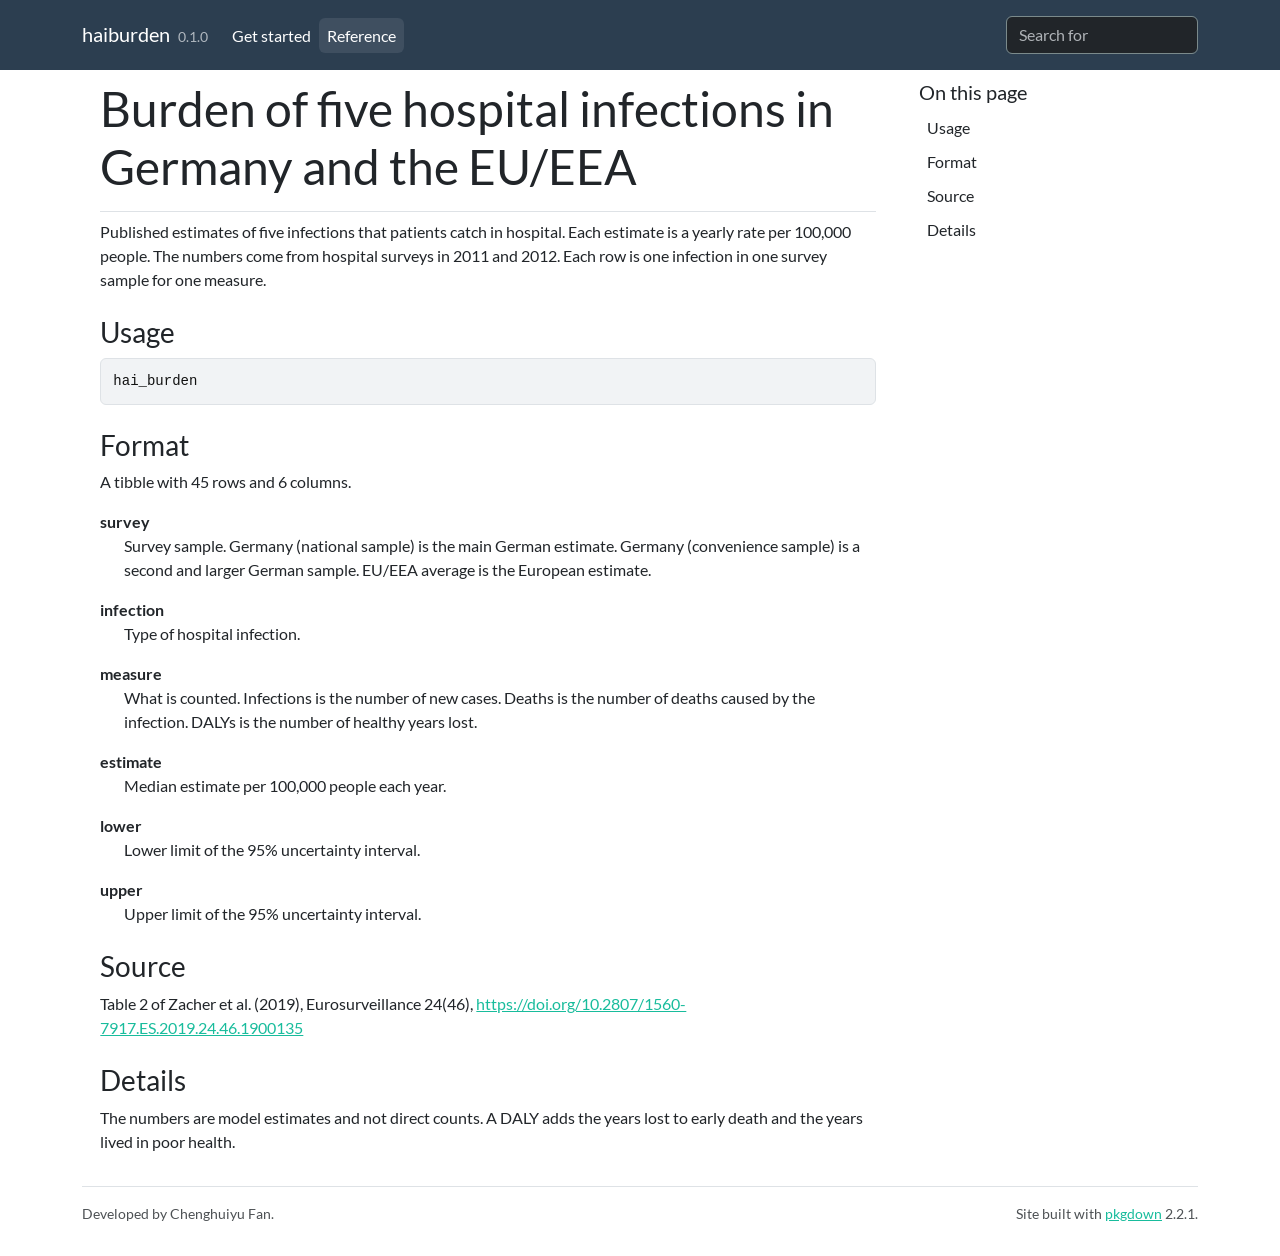
<file: docs/reference/hai_burden.html>
<!DOCTYPE html>
<!-- Generated by pkgdown: do not edit by hand --><html lang="en"><head><meta http-equiv="Content-Type" content="text/html; charset=UTF-8"><meta charset="utf-8"><meta http-equiv="X-UA-Compatible" content="IE=edge"><meta name="viewport" content="width=device-width, initial-scale=1, shrink-to-fit=no"><title>Burden of five hospital infections in Germany and the EU/EEA — hai_burden • haiburden</title><script src="../deps/jquery-3.6.0/jquery-3.6.0.min.js"></script><meta name="viewport" content="width=device-width, initial-scale=1, shrink-to-fit=no"><link href="../deps/bootstrap-5.3.1/bootstrap.min.css" rel="stylesheet"><script src="../deps/bootstrap-5.3.1/bootstrap.bundle.min.js"></script><link href="../deps/font-awesome-6.5.2/css/all.min.css" rel="stylesheet"><link href="../deps/font-awesome-6.5.2/css/v4-shims.min.css" rel="stylesheet"><script src="../deps/headroom-0.11.0/headroom.min.js"></script><script src="../deps/headroom-0.11.0/jQuery.headroom.min.js"></script><script src="../deps/bootstrap-toc-1.0.1/bootstrap-toc.min.js"></script><script src="../deps/clipboard.js-2.0.11/clipboard.min.js"></script><script src="../deps/search-1.0.0/autocomplete.jquery.min.js"></script><script src="../deps/search-1.0.0/fuse.min.js"></script><script src="../deps/search-1.0.0/mark.min.js"></script><!-- pkgdown --><script src="../pkgdown.js"></script><meta property="og:title" content="Burden of five hospital infections in Germany and the EU/EEA — hai_burden"><meta name="description" content="Published estimates of five infections that patients catch in hospital.
Each estimate is a yearly rate per 100,000 people. The numbers come from
hospital surveys in 2011 and 2012. Each row is one infection in one survey
sample for one measure."><meta property="og:description" content="Published estimates of five infections that patients catch in hospital.
Each estimate is a yearly rate per 100,000 people. The numbers come from
hospital surveys in 2011 and 2012. Each row is one infection in one survey
sample for one measure."></head><body>
    <a href="#main" class="visually-hidden-focusable">Skip to contents</a>


    <nav class="navbar navbar-expand-lg fixed-top bg-primary" data-bs-theme="dark" aria-label="Site navigation"><div class="container">

    <a class="navbar-brand me-2" href="../index.html">haiburden</a>

    <small class="nav-text text-muted me-auto" data-bs-toggle="tooltip" data-bs-placement="bottom" title="">0.1.0</small>


    <button class="navbar-toggler" type="button" data-bs-toggle="collapse" data-bs-target="#navbar" aria-controls="navbar" aria-expanded="false" aria-label="Toggle navigation">
      <span class="navbar-toggler-icon"></span>
    </button>

    <div id="navbar" class="collapse navbar-collapse ms-3">
      <ul class="navbar-nav me-auto"><li class="nav-item"><a class="nav-link" href="../articles/haiburden.html">Get started</a></li>
<li class="active nav-item"><a class="nav-link" href="../reference/index.html">Reference</a></li>
      </ul><ul class="navbar-nav"><li class="nav-item"><form class="form-inline" role="search">
 <input class="form-control" type="search" name="search-input" id="search-input" autocomplete="off" aria-label="Search site" placeholder="Search for" data-search-index="../search.json"></form></li>
      </ul></div>


  </div>
</nav><div class="container template-reference-topic">
<div class="row">
  <main id="main" class="col-md-9"><div class="page-header">

      <h1>Burden of five hospital infections in Germany and the EU/EEA</h1>

      <div class="d-none name"><code>hai_burden.Rd</code></div>
    </div>

    <div class="ref-description section level2">
    <p>Published estimates of five infections that patients catch in hospital.
Each estimate is a yearly rate per 100,000 people. The numbers come from
hospital surveys in 2011 and 2012. Each row is one infection in one survey
sample for one measure.</p>
    </div>

    <div class="section level2">
    <h2 id="ref-usage">Usage<a class="anchor" aria-label="anchor" href="#ref-usage"></a></h2>
    <div class="sourceCode"><pre class="sourceCode r"><code><span><span class="va">hai_burden</span></span></code></pre></div>
    </div>

    <div class="section level2">
    <h2 id="format">Format<a class="anchor" aria-label="anchor" href="#format"></a></h2>
    <p>A tibble with 45 rows and 6 columns.</p><dl><dt>survey</dt>
<dd><p>Survey sample. Germany (national sample) is the main German estimate. Germany (convenience sample) is a second and larger German sample. EU/EEA average is the European estimate.</p></dd>

<dt>infection</dt>
<dd><p>Type of hospital infection.</p></dd>

<dt>measure</dt>
<dd><p>What is counted. Infections is the number of new cases. Deaths is the number of deaths caused by the infection. DALYs is the number of healthy years lost.</p></dd>

<dt>estimate</dt>
<dd><p>Median estimate per 100,000 people each year.</p></dd>

<dt>lower</dt>
<dd><p>Lower limit of the 95% uncertainty interval.</p></dd>

<dt>upper</dt>
<dd><p>Upper limit of the 95% uncertainty interval.</p></dd>


</dl></div>
    <div class="section level2">
    <h2 id="source">Source<a class="anchor" aria-label="anchor" href="#source"></a></h2>
    <p>Table 2 of Zacher et al. (2019), Eurosurveillance 24(46),
<a href="https://doi.org/10.2807/1560-7917.ES.2019.24.46.1900135" class="external-link">https://doi.org/10.2807/1560-7917.ES.2019.24.46.1900135</a></p>
    </div>
    <div class="section level2">
    <h2 id="details">Details<a class="anchor" aria-label="anchor" href="#details"></a></h2>
    <p>The numbers are model estimates and not direct counts. A DALY adds
the years lost to early death and the years lived in poor health.</p>
    </div>

  </main><aside class="col-md-3"><nav id="toc" aria-label="Table of contents"><h2>On this page</h2>
    </nav></aside></div>


    <footer><div class="pkgdown-footer-left">
  <p>Developed by Chenghuiyu Fan.</p>
</div>

<div class="pkgdown-footer-right">
  <p>Site built with <a href="https://pkgdown.r-lib.org/" class="external-link">pkgdown</a> 2.2.1.</p>
</div>

    </footer></div>





  </body></html>
</file>
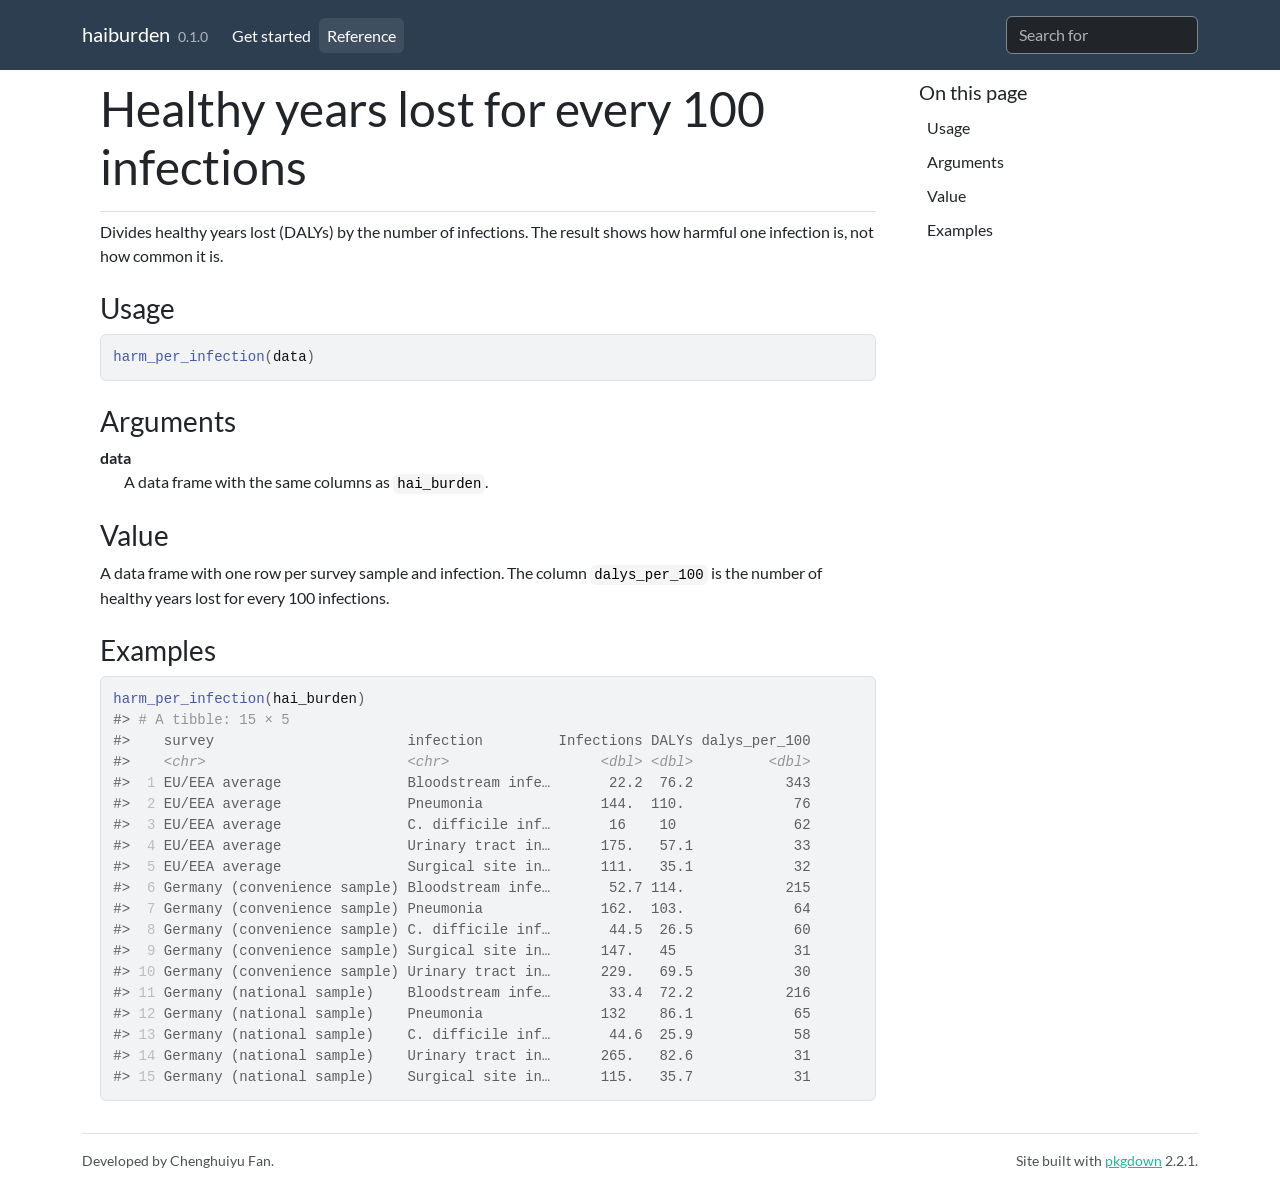
<file: docs/reference/harm_per_infection.html>
<!DOCTYPE html>
<!-- Generated by pkgdown: do not edit by hand --><html lang="en"><head><meta http-equiv="Content-Type" content="text/html; charset=UTF-8"><meta charset="utf-8"><meta http-equiv="X-UA-Compatible" content="IE=edge"><meta name="viewport" content="width=device-width, initial-scale=1, shrink-to-fit=no"><title>Healthy years lost for every 100 infections — harm_per_infection • haiburden</title><script src="../deps/jquery-3.6.0/jquery-3.6.0.min.js"></script><meta name="viewport" content="width=device-width, initial-scale=1, shrink-to-fit=no"><link href="../deps/bootstrap-5.3.1/bootstrap.min.css" rel="stylesheet"><script src="../deps/bootstrap-5.3.1/bootstrap.bundle.min.js"></script><link href="../deps/font-awesome-6.5.2/css/all.min.css" rel="stylesheet"><link href="../deps/font-awesome-6.5.2/css/v4-shims.min.css" rel="stylesheet"><script src="../deps/headroom-0.11.0/headroom.min.js"></script><script src="../deps/headroom-0.11.0/jQuery.headroom.min.js"></script><script src="../deps/bootstrap-toc-1.0.1/bootstrap-toc.min.js"></script><script src="../deps/clipboard.js-2.0.11/clipboard.min.js"></script><script src="../deps/search-1.0.0/autocomplete.jquery.min.js"></script><script src="../deps/search-1.0.0/fuse.min.js"></script><script src="../deps/search-1.0.0/mark.min.js"></script><!-- pkgdown --><script src="../pkgdown.js"></script><meta property="og:title" content="Healthy years lost for every 100 infections — harm_per_infection"><meta name="description" content="Divides healthy years lost (DALYs) by the number of infections. The result
shows how harmful one infection is, not how common it is."><meta property="og:description" content="Divides healthy years lost (DALYs) by the number of infections. The result
shows how harmful one infection is, not how common it is."></head><body>
    <a href="#main" class="visually-hidden-focusable">Skip to contents</a>


    <nav class="navbar navbar-expand-lg fixed-top bg-primary" data-bs-theme="dark" aria-label="Site navigation"><div class="container">

    <a class="navbar-brand me-2" href="../index.html">haiburden</a>

    <small class="nav-text text-muted me-auto" data-bs-toggle="tooltip" data-bs-placement="bottom" title="">0.1.0</small>


    <button class="navbar-toggler" type="button" data-bs-toggle="collapse" data-bs-target="#navbar" aria-controls="navbar" aria-expanded="false" aria-label="Toggle navigation">
      <span class="navbar-toggler-icon"></span>
    </button>

    <div id="navbar" class="collapse navbar-collapse ms-3">
      <ul class="navbar-nav me-auto"><li class="nav-item"><a class="nav-link" href="../articles/haiburden.html">Get started</a></li>
<li class="active nav-item"><a class="nav-link" href="../reference/index.html">Reference</a></li>
      </ul><ul class="navbar-nav"><li class="nav-item"><form class="form-inline" role="search">
 <input class="form-control" type="search" name="search-input" id="search-input" autocomplete="off" aria-label="Search site" placeholder="Search for" data-search-index="../search.json"></form></li>
      </ul></div>


  </div>
</nav><div class="container template-reference-topic">
<div class="row">
  <main id="main" class="col-md-9"><div class="page-header">

      <h1>Healthy years lost for every 100 infections</h1>

      <div class="d-none name"><code>harm_per_infection.Rd</code></div>
    </div>

    <div class="ref-description section level2">
    <p>Divides healthy years lost (DALYs) by the number of infections. The result
shows how harmful one infection is, not how common it is.</p>
    </div>

    <div class="section level2">
    <h2 id="ref-usage">Usage<a class="anchor" aria-label="anchor" href="#ref-usage"></a></h2>
    <div class="sourceCode"><pre class="sourceCode r"><code><span><span class="fu">harm_per_infection</span><span class="op">(</span><span class="va">data</span><span class="op">)</span></span></code></pre></div>
    </div>

    <div class="section level2">
    <h2 id="arguments">Arguments<a class="anchor" aria-label="anchor" href="#arguments"></a></h2>


<dl><dt id="arg-data">data<a class="anchor" aria-label="anchor" href="#arg-data"></a></dt>
<dd><p>A data frame with the same columns as <code>hai_burden</code>.</p></dd>

</dl></div>
    <div class="section level2">
    <h2 id="value">Value<a class="anchor" aria-label="anchor" href="#value"></a></h2>
    <p>A data frame with one row per survey sample and infection. The
column <code>dalys_per_100</code> is the number of healthy years lost for every 100
infections.</p>
    </div>

    <div class="section level2">
    <h2 id="ref-examples">Examples<a class="anchor" aria-label="anchor" href="#ref-examples"></a></h2>
    <div class="sourceCode"><pre class="sourceCode r"><code><span class="r-in"><span><span class="fu">harm_per_infection</span><span class="op">(</span><span class="va">hai_burden</span><span class="op">)</span></span></span>
<span class="r-out co"><span class="r-pr">#&gt;</span> <span style="color: #949494;"># A tibble: 15 × 5</span></span>
<span class="r-out co"><span class="r-pr">#&gt;</span>    survey                       infection         Infections DALYs dalys_per_100</span>
<span class="r-out co"><span class="r-pr">#&gt;</span>    <span style="color: #949494; font-style: italic;">&lt;chr&gt;</span>                        <span style="color: #949494; font-style: italic;">&lt;chr&gt;</span>                  <span style="color: #949494; font-style: italic;">&lt;dbl&gt;</span> <span style="color: #949494; font-style: italic;">&lt;dbl&gt;</span>         <span style="color: #949494; font-style: italic;">&lt;dbl&gt;</span></span>
<span class="r-out co"><span class="r-pr">#&gt;</span> <span style="color: #BCBCBC;"> 1</span> EU/EEA average               Bloodstream infe…       22.2  76.2           343</span>
<span class="r-out co"><span class="r-pr">#&gt;</span> <span style="color: #BCBCBC;"> 2</span> EU/EEA average               Pneumonia              144.  110.             76</span>
<span class="r-out co"><span class="r-pr">#&gt;</span> <span style="color: #BCBCBC;"> 3</span> EU/EEA average               C. difficile inf…       16    10              62</span>
<span class="r-out co"><span class="r-pr">#&gt;</span> <span style="color: #BCBCBC;"> 4</span> EU/EEA average               Urinary tract in…      175.   57.1            33</span>
<span class="r-out co"><span class="r-pr">#&gt;</span> <span style="color: #BCBCBC;"> 5</span> EU/EEA average               Surgical site in…      111.   35.1            32</span>
<span class="r-out co"><span class="r-pr">#&gt;</span> <span style="color: #BCBCBC;"> 6</span> Germany (convenience sample) Bloodstream infe…       52.7 114.            215</span>
<span class="r-out co"><span class="r-pr">#&gt;</span> <span style="color: #BCBCBC;"> 7</span> Germany (convenience sample) Pneumonia              162.  103.             64</span>
<span class="r-out co"><span class="r-pr">#&gt;</span> <span style="color: #BCBCBC;"> 8</span> Germany (convenience sample) C. difficile inf…       44.5  26.5            60</span>
<span class="r-out co"><span class="r-pr">#&gt;</span> <span style="color: #BCBCBC;"> 9</span> Germany (convenience sample) Surgical site in…      147.   45              31</span>
<span class="r-out co"><span class="r-pr">#&gt;</span> <span style="color: #BCBCBC;">10</span> Germany (convenience sample) Urinary tract in…      229.   69.5            30</span>
<span class="r-out co"><span class="r-pr">#&gt;</span> <span style="color: #BCBCBC;">11</span> Germany (national sample)    Bloodstream infe…       33.4  72.2           216</span>
<span class="r-out co"><span class="r-pr">#&gt;</span> <span style="color: #BCBCBC;">12</span> Germany (national sample)    Pneumonia              132    86.1            65</span>
<span class="r-out co"><span class="r-pr">#&gt;</span> <span style="color: #BCBCBC;">13</span> Germany (national sample)    C. difficile inf…       44.6  25.9            58</span>
<span class="r-out co"><span class="r-pr">#&gt;</span> <span style="color: #BCBCBC;">14</span> Germany (national sample)    Urinary tract in…      265.   82.6            31</span>
<span class="r-out co"><span class="r-pr">#&gt;</span> <span style="color: #BCBCBC;">15</span> Germany (national sample)    Surgical site in…      115.   35.7            31</span>
</code></pre></div>
    </div>
  </main><aside class="col-md-3"><nav id="toc" aria-label="Table of contents"><h2>On this page</h2>
    </nav></aside></div>


    <footer><div class="pkgdown-footer-left">
  <p>Developed by Chenghuiyu Fan.</p>
</div>

<div class="pkgdown-footer-right">
  <p>Site built with <a href="https://pkgdown.r-lib.org/" class="external-link">pkgdown</a> 2.2.1.</p>
</div>

    </footer></div>





  </body></html>
</file>
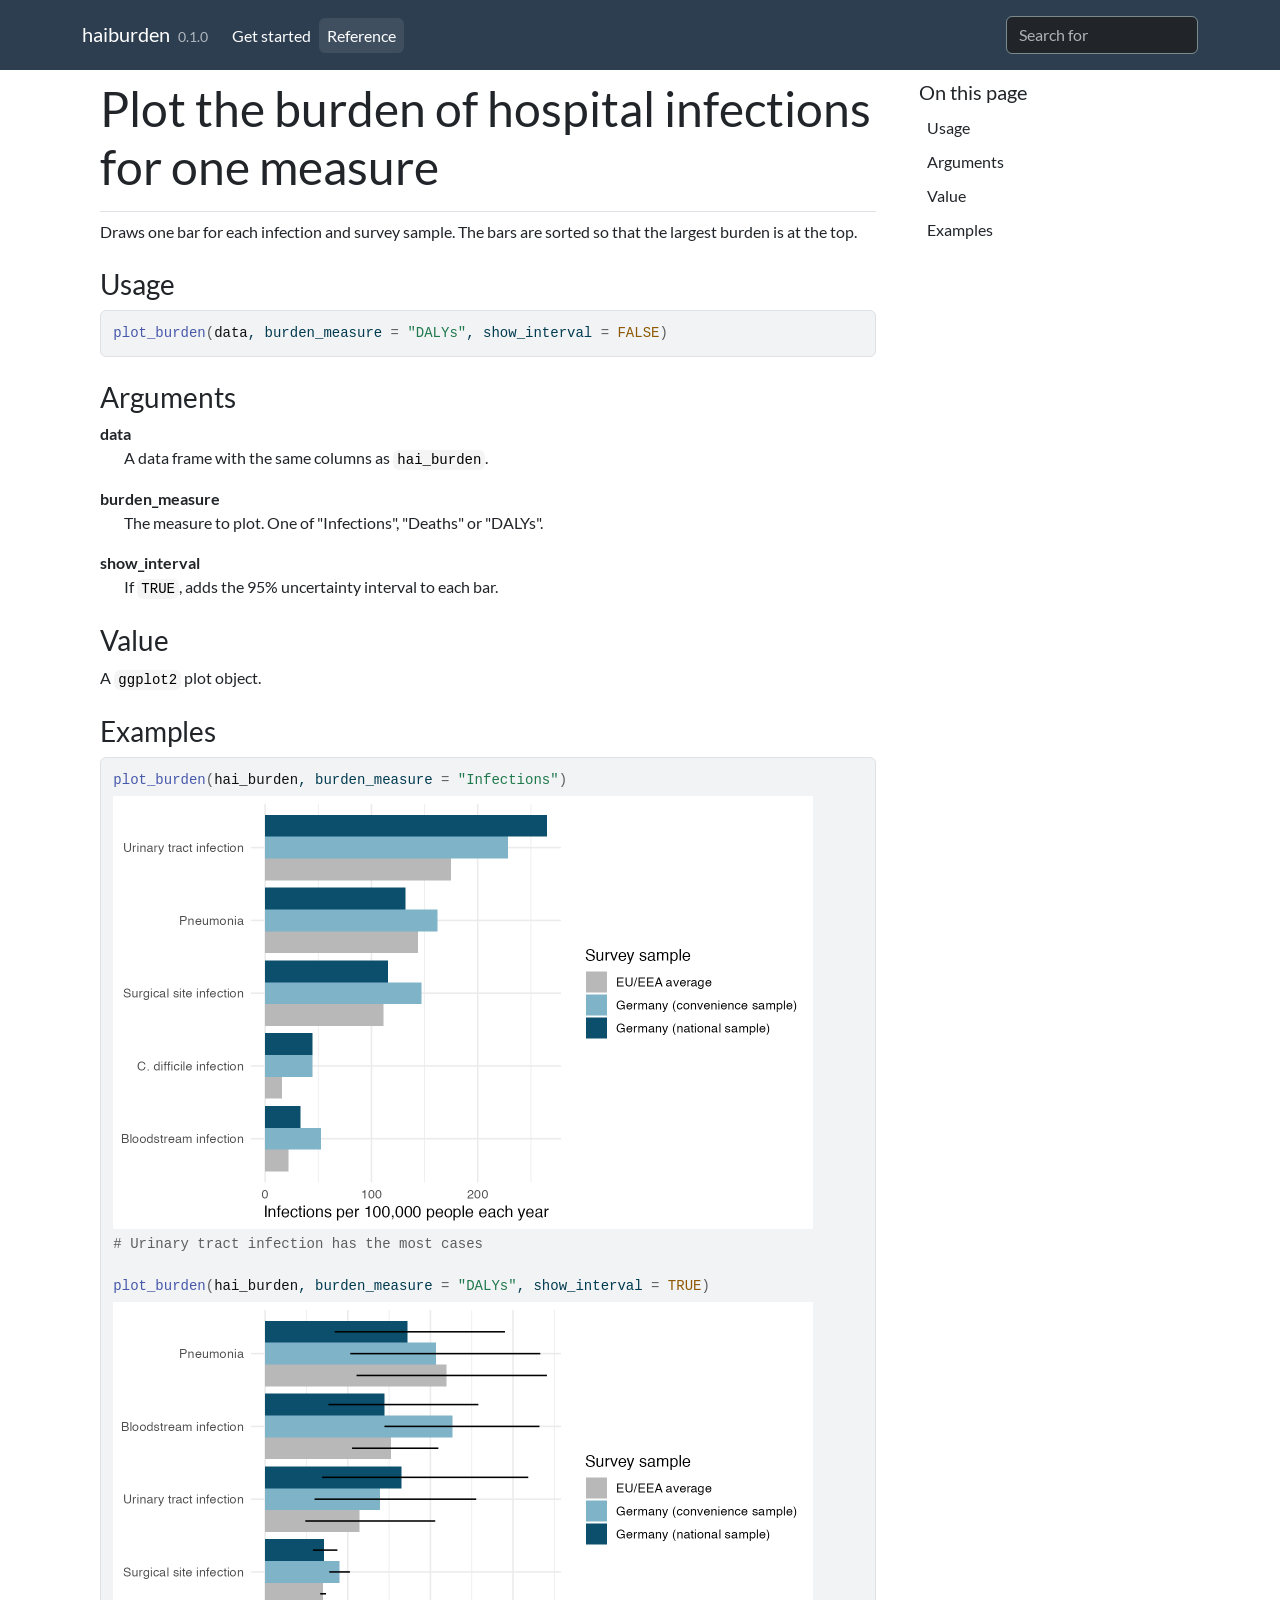
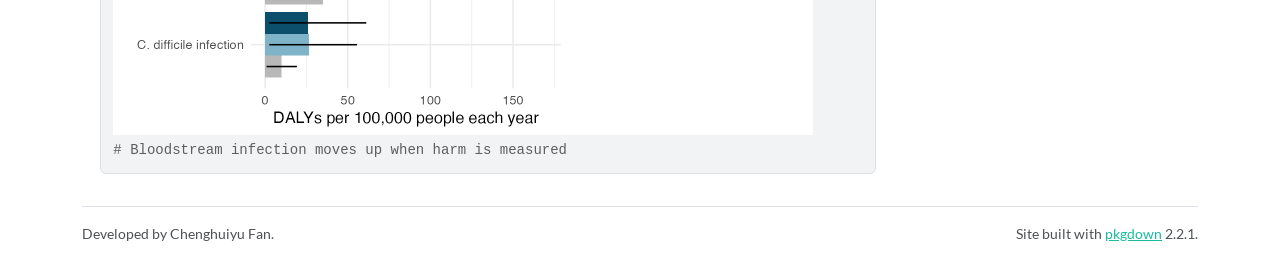
<file: docs/reference/plot_burden.html>
<!DOCTYPE html>
<!-- Generated by pkgdown: do not edit by hand --><html lang="en"><head><meta http-equiv="Content-Type" content="text/html; charset=UTF-8"><meta charset="utf-8"><meta http-equiv="X-UA-Compatible" content="IE=edge"><meta name="viewport" content="width=device-width, initial-scale=1, shrink-to-fit=no"><title>Plot the burden of hospital infections for one measure — plot_burden • haiburden</title><script src="../deps/jquery-3.6.0/jquery-3.6.0.min.js"></script><meta name="viewport" content="width=device-width, initial-scale=1, shrink-to-fit=no"><link href="../deps/bootstrap-5.3.1/bootstrap.min.css" rel="stylesheet"><script src="../deps/bootstrap-5.3.1/bootstrap.bundle.min.js"></script><link href="../deps/font-awesome-6.5.2/css/all.min.css" rel="stylesheet"><link href="../deps/font-awesome-6.5.2/css/v4-shims.min.css" rel="stylesheet"><script src="../deps/headroom-0.11.0/headroom.min.js"></script><script src="../deps/headroom-0.11.0/jQuery.headroom.min.js"></script><script src="../deps/bootstrap-toc-1.0.1/bootstrap-toc.min.js"></script><script src="../deps/clipboard.js-2.0.11/clipboard.min.js"></script><script src="../deps/search-1.0.0/autocomplete.jquery.min.js"></script><script src="../deps/search-1.0.0/fuse.min.js"></script><script src="../deps/search-1.0.0/mark.min.js"></script><!-- pkgdown --><script src="../pkgdown.js"></script><meta property="og:title" content="Plot the burden of hospital infections for one measure — plot_burden"><meta name="description" content="Draws one bar for each infection and survey sample. The bars are sorted
so that the largest burden is at the top."><meta property="og:description" content="Draws one bar for each infection and survey sample. The bars are sorted
so that the largest burden is at the top."></head><body>
    <a href="#main" class="visually-hidden-focusable">Skip to contents</a>


    <nav class="navbar navbar-expand-lg fixed-top bg-primary" data-bs-theme="dark" aria-label="Site navigation"><div class="container">

    <a class="navbar-brand me-2" href="../index.html">haiburden</a>

    <small class="nav-text text-muted me-auto" data-bs-toggle="tooltip" data-bs-placement="bottom" title="">0.1.0</small>


    <button class="navbar-toggler" type="button" data-bs-toggle="collapse" data-bs-target="#navbar" aria-controls="navbar" aria-expanded="false" aria-label="Toggle navigation">
      <span class="navbar-toggler-icon"></span>
    </button>

    <div id="navbar" class="collapse navbar-collapse ms-3">
      <ul class="navbar-nav me-auto"><li class="nav-item"><a class="nav-link" href="../articles/haiburden.html">Get started</a></li>
<li class="active nav-item"><a class="nav-link" href="../reference/index.html">Reference</a></li>
      </ul><ul class="navbar-nav"><li class="nav-item"><form class="form-inline" role="search">
 <input class="form-control" type="search" name="search-input" id="search-input" autocomplete="off" aria-label="Search site" placeholder="Search for" data-search-index="../search.json"></form></li>
      </ul></div>


  </div>
</nav><div class="container template-reference-topic">
<div class="row">
  <main id="main" class="col-md-9"><div class="page-header">

      <h1>Plot the burden of hospital infections for one measure</h1>

      <div class="d-none name"><code>plot_burden.Rd</code></div>
    </div>

    <div class="ref-description section level2">
    <p>Draws one bar for each infection and survey sample. The bars are sorted
so that the largest burden is at the top.</p>
    </div>

    <div class="section level2">
    <h2 id="ref-usage">Usage<a class="anchor" aria-label="anchor" href="#ref-usage"></a></h2>
    <div class="sourceCode"><pre class="sourceCode r"><code><span><span class="fu">plot_burden</span><span class="op">(</span><span class="va">data</span>, burden_measure <span class="op">=</span> <span class="st">"DALYs"</span>, show_interval <span class="op">=</span> <span class="cn">FALSE</span><span class="op">)</span></span></code></pre></div>
    </div>

    <div class="section level2">
    <h2 id="arguments">Arguments<a class="anchor" aria-label="anchor" href="#arguments"></a></h2>


<dl><dt id="arg-data">data<a class="anchor" aria-label="anchor" href="#arg-data"></a></dt>
<dd><p>A data frame with the same columns as <code>hai_burden</code>.</p></dd>


<dt id="arg-burden-measure">burden_measure<a class="anchor" aria-label="anchor" href="#arg-burden-measure"></a></dt>
<dd><p>The measure to plot. One of "Infections", "Deaths"
or "DALYs".</p></dd>


<dt id="arg-show-interval">show_interval<a class="anchor" aria-label="anchor" href="#arg-show-interval"></a></dt>
<dd><p>If <code>TRUE</code>, adds the 95% uncertainty interval to each bar.</p></dd>

</dl></div>
    <div class="section level2">
    <h2 id="value">Value<a class="anchor" aria-label="anchor" href="#value"></a></h2>
    <p>A <code>ggplot2</code> plot object.</p>
    </div>

    <div class="section level2">
    <h2 id="ref-examples">Examples<a class="anchor" aria-label="anchor" href="#ref-examples"></a></h2>
    <div class="sourceCode"><pre class="sourceCode r"><code><span class="r-in"><span><span class="fu">plot_burden</span><span class="op">(</span><span class="va">hai_burden</span>, burden_measure <span class="op">=</span> <span class="st">"Infections"</span><span class="op">)</span></span></span>
<span class="r-plt img"><img src="plot_burden-1.png" alt="" width="700" height="433"></span>
<span class="r-in"><span><span class="co"># Urinary tract infection has the most cases</span></span></span>
<span class="r-in"><span></span></span>
<span class="r-in"><span><span class="fu">plot_burden</span><span class="op">(</span><span class="va">hai_burden</span>, burden_measure <span class="op">=</span> <span class="st">"DALYs"</span>, show_interval <span class="op">=</span> <span class="cn">TRUE</span><span class="op">)</span></span></span>
<span class="r-plt img"><img src="plot_burden-2.png" alt="" width="700" height="433"></span>
<span class="r-in"><span><span class="co"># Bloodstream infection moves up when harm is measured</span></span></span>
</code></pre></div>
    </div>
  </main><aside class="col-md-3"><nav id="toc" aria-label="Table of contents"><h2>On this page</h2>
    </nav></aside></div>


    <footer><div class="pkgdown-footer-left">
  <p>Developed by Chenghuiyu Fan.</p>
</div>

<div class="pkgdown-footer-right">
  <p>Site built with <a href="https://pkgdown.r-lib.org/" class="external-link">pkgdown</a> 2.2.1.</p>
</div>

    </footer></div>





  </body></html>
</file>
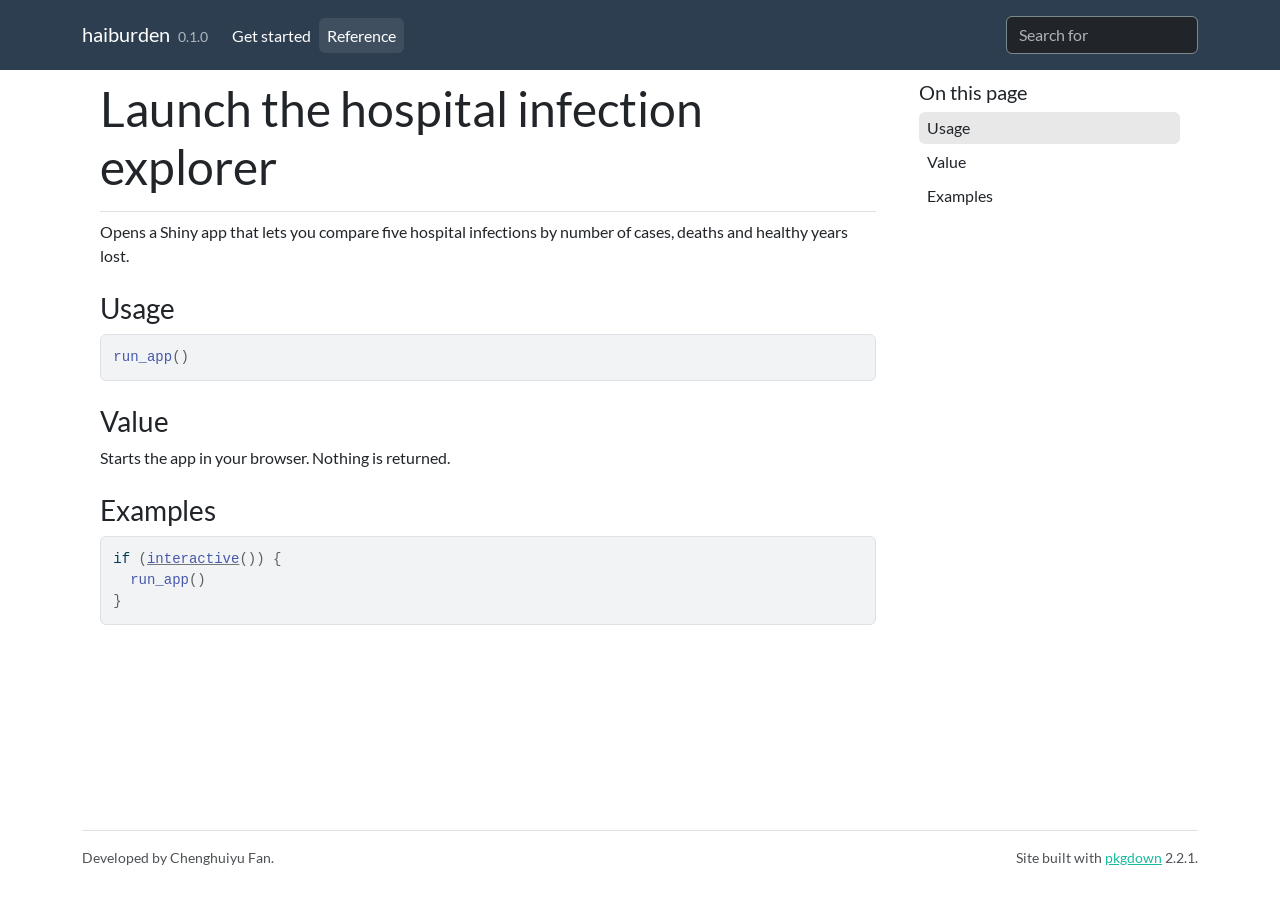
<file: docs/reference/run_app.html>
<!DOCTYPE html>
<!-- Generated by pkgdown: do not edit by hand --><html lang="en"><head><meta http-equiv="Content-Type" content="text/html; charset=UTF-8"><meta charset="utf-8"><meta http-equiv="X-UA-Compatible" content="IE=edge"><meta name="viewport" content="width=device-width, initial-scale=1, shrink-to-fit=no"><title>Launch the hospital infection explorer — run_app • haiburden</title><script src="../deps/jquery-3.6.0/jquery-3.6.0.min.js"></script><meta name="viewport" content="width=device-width, initial-scale=1, shrink-to-fit=no"><link href="../deps/bootstrap-5.3.1/bootstrap.min.css" rel="stylesheet"><script src="../deps/bootstrap-5.3.1/bootstrap.bundle.min.js"></script><link href="../deps/font-awesome-6.5.2/css/all.min.css" rel="stylesheet"><link href="../deps/font-awesome-6.5.2/css/v4-shims.min.css" rel="stylesheet"><script src="../deps/headroom-0.11.0/headroom.min.js"></script><script src="../deps/headroom-0.11.0/jQuery.headroom.min.js"></script><script src="../deps/bootstrap-toc-1.0.1/bootstrap-toc.min.js"></script><script src="../deps/clipboard.js-2.0.11/clipboard.min.js"></script><script src="../deps/search-1.0.0/autocomplete.jquery.min.js"></script><script src="../deps/search-1.0.0/fuse.min.js"></script><script src="../deps/search-1.0.0/mark.min.js"></script><!-- pkgdown --><script src="../pkgdown.js"></script><meta property="og:title" content="Launch the hospital infection explorer — run_app"><meta name="description" content="Opens a Shiny app that lets you compare five hospital infections by number
of cases, deaths and healthy years lost."><meta property="og:description" content="Opens a Shiny app that lets you compare five hospital infections by number
of cases, deaths and healthy years lost."></head><body>
    <a href="#main" class="visually-hidden-focusable">Skip to contents</a>


    <nav class="navbar navbar-expand-lg fixed-top bg-primary" data-bs-theme="dark" aria-label="Site navigation"><div class="container">

    <a class="navbar-brand me-2" href="../index.html">haiburden</a>

    <small class="nav-text text-muted me-auto" data-bs-toggle="tooltip" data-bs-placement="bottom" title="">0.1.0</small>


    <button class="navbar-toggler" type="button" data-bs-toggle="collapse" data-bs-target="#navbar" aria-controls="navbar" aria-expanded="false" aria-label="Toggle navigation">
      <span class="navbar-toggler-icon"></span>
    </button>

    <div id="navbar" class="collapse navbar-collapse ms-3">
      <ul class="navbar-nav me-auto"><li class="nav-item"><a class="nav-link" href="../articles/haiburden.html">Get started</a></li>
<li class="active nav-item"><a class="nav-link" href="../reference/index.html">Reference</a></li>
      </ul><ul class="navbar-nav"><li class="nav-item"><form class="form-inline" role="search">
 <input class="form-control" type="search" name="search-input" id="search-input" autocomplete="off" aria-label="Search site" placeholder="Search for" data-search-index="../search.json"></form></li>
      </ul></div>


  </div>
</nav><div class="container template-reference-topic">
<div class="row">
  <main id="main" class="col-md-9"><div class="page-header">

      <h1>Launch the hospital infection explorer</h1>

      <div class="d-none name"><code>run_app.Rd</code></div>
    </div>

    <div class="ref-description section level2">
    <p>Opens a Shiny app that lets you compare five hospital infections by number
of cases, deaths and healthy years lost.</p>
    </div>

    <div class="section level2">
    <h2 id="ref-usage">Usage<a class="anchor" aria-label="anchor" href="#ref-usage"></a></h2>
    <div class="sourceCode"><pre class="sourceCode r"><code><span><span class="fu">run_app</span><span class="op">(</span><span class="op">)</span></span></code></pre></div>
    </div>

    <div class="section level2">
    <h2 id="value">Value<a class="anchor" aria-label="anchor" href="#value"></a></h2>
    <p>Starts the app in your browser. Nothing is returned.</p>
    </div>

    <div class="section level2">
    <h2 id="ref-examples">Examples<a class="anchor" aria-label="anchor" href="#ref-examples"></a></h2>
    <div class="sourceCode"><pre class="sourceCode r"><code><span class="r-in"><span><span class="kw">if</span> <span class="op">(</span><span class="fu"><a href="https://rdrr.io/r/base/interactive.html" class="external-link">interactive</a></span><span class="op">(</span><span class="op">)</span><span class="op">)</span> <span class="op">{</span></span></span>
<span class="r-in"><span>  <span class="fu">run_app</span><span class="op">(</span><span class="op">)</span></span></span>
<span class="r-in"><span><span class="op">}</span></span></span>
</code></pre></div>
    </div>
  </main><aside class="col-md-3"><nav id="toc" aria-label="Table of contents"><h2>On this page</h2>
    </nav></aside></div>


    <footer><div class="pkgdown-footer-left">
  <p>Developed by Chenghuiyu Fan.</p>
</div>

<div class="pkgdown-footer-right">
  <p>Site built with <a href="https://pkgdown.r-lib.org/" class="external-link">pkgdown</a> 2.2.1.</p>
</div>

    </footer></div>





  </body></html>
</file>
<file: docs/deps/font-awesome-6.5.2/css/v4-shims.min.css>
/*!
 * Font Awesome Free 6.5.2 by @fontawesome - https://fontawesome.com
 * License - https://fontawesome.com/license/free (Icons: CC BY 4.0, Fonts: SIL OFL 1.1, Code: MIT License)
 * Copyright 2024 Fonticons, Inc.
 */
.fa.fa-glass:before{content:"\f000"}.fa.fa-envelope-o{font-family:"Font Awesome 6 Free";font-weight:400}.fa.fa-envelope-o:before{content:"\f0e0"}.fa.fa-star-o{font-family:"Font Awesome 6 Free";font-weight:400}.fa.fa-star-o:before{content:"\f005"}.fa.fa-close:before,.fa.fa-remove:before{content:"\f00d"}.fa.fa-gear:before{content:"\f013"}.fa.fa-trash-o{font-family:"Font Awesome 6 Free";font-weight:400}.fa.fa-trash-o:before{content:"\f2ed"}.fa.fa-home:before{content:"\f015"}.fa.fa-file-o{font-family:"Font Awesome 6 Free";font-weight:400}.fa.fa-file-o:before{content:"\f15b"}.fa.fa-clock-o{font-family:"Font Awesome 6 Free";font-weight:400}.fa.fa-clock-o:before{content:"\f017"}.fa.fa-arrow-circle-o-down{font-family:"Font Awesome 6 Free";font-weight:400}.fa.fa-arrow-circle-o-down:before{content:"\f358"}.fa.fa-arrow-circle-o-up{font-family:"Font Awesome 6 Free";font-weight:400}.fa.fa-arrow-circle-o-up:before{content:"\f35b"}.fa.fa-play-circle-o{font-family:"Font Awesome 6 Free";font-weight:400}.fa.fa-play-circle-o:before{content:"\f144"}.fa.fa-repeat:before,.fa.fa-rotate-right:before{content:"\f01e"}.fa.fa-refresh:before{content:"\f021"}.fa.fa-list-alt{font-family:"Font Awesome 6 Free";font-weight:400}.fa.fa-list-alt:before{content:"\f022"}.fa.fa-dedent:before{content:"\f03b"}.fa.fa-video-camera:before{content:"\f03d"}.fa.fa-picture-o{font-family:"Font Awesome 6 Free";font-weight:400}.fa.fa-picture-o:before{content:"\f03e"}.fa.fa-photo{font-family:"Font Awesome 6 Free";font-weight:400}.fa.fa-photo:before{content:"\f03e"}.fa.fa-image{font-family:"Font Awesome 6 Free";font-weight:400}.fa.fa-image:before{content:"\f03e"}.fa.fa-map-marker:before{content:"\f3c5"}.fa.fa-pencil-square-o{font-family:"Font Awesome 6 Free";font-weight:400}.fa.fa-pencil-square-o:before{content:"\f044"}.fa.fa-edit{font-family:"Font Awesome 6 Free";font-weight:400}.fa.fa-edit:before{content:"\f044"}.fa.fa-share-square-o:before{content:"\f14d"}.fa.fa-check-square-o{font-family:"Font Awesome 6 Free";font-weight:400}.fa.fa-check-square-o:before{content:"\f14a"}.fa.fa-arrows:before{content:"\f0b2"}.fa.fa-times-circle-o{font-family:"Font Awesome 6 Free";font-weight:400}.fa.fa-times-circle-o:before{content:"\f057"}.fa.fa-check-circle-o{font-family:"Font Awesome 6 Free";font-weight:400}.fa.fa-check-circle-o:before{content:"\f058"}.fa.fa-mail-forward:before{content:"\f064"}.fa.fa-expand:before{content:"\f424"}.fa.fa-compress:before{content:"\f422"}.fa.fa-eye,.fa.fa-eye-slash{font-family:"Font Awesome 6 Free";font-weight:400}.fa.fa-warning:before{content:"\f071"}.fa.fa-calendar:before{content:"\f073"}.fa.fa-arrows-v:before{content:"\f338"}.fa.fa-arrows-h:before{content:"\f337"}.fa.fa-bar-chart-o:before,.fa.fa-bar-chart:before{content:"\e0e3"}.fa.fa-twitter-square{font-family:"Font Awesome 6 Brands";font-weight:400}.fa.fa-twitter-square:before{content:"\f081"}.fa.fa-facebook-square{font-family:"Font Awesome 6 Brands";font-weight:400}.fa.fa-facebook-square:before{content:"\f082"}.fa.fa-gears:before{content:"\f085"}.fa.fa-thumbs-o-up{font-family:"Font Awesome 6 Free";font-weight:400}.fa.fa-thumbs-o-up:before{content:"\f164"}.fa.fa-thumbs-o-down{font-family:"Font Awesome 6 Free";font-weight:400}.fa.fa-thumbs-o-down:before{content:"\f165"}.fa.fa-heart-o{font-family:"Font Awesome 6 Free";font-weight:400}.fa.fa-heart-o:before{content:"\f004"}.fa.fa-sign-out:before{content:"\f2f5"}.fa.fa-linkedin-square{font-family:"Font Awesome 6 Brands";font-weight:400}.fa.fa-linkedin-square:before{content:"\f08c"}.fa.fa-thumb-tack:before{content:"\f08d"}.fa.fa-external-link:before{content:"\f35d"}.fa.fa-sign-in:before{content:"\f2f6"}.fa.fa-github-square{font-family:"Font Awesome 6 Brands";font-weight:400}.fa.fa-github-square:before{content:"\f092"}.fa.fa-lemon-o{font-family:"Font Awesome 6 Free";font-weight:400}.fa.fa-lemon-o:before{content:"\f094"}.fa.fa-square-o{font-family:"Font Awesome 6 Free";font-weight:400}.fa.fa-square-o:before{content:"\f0c8"}.fa.fa-bookmark-o{font-family:"Font Awesome 6 Free";font-weight:400}.fa.fa-bookmark-o:before{content:"\f02e"}.fa.fa-facebook,.fa.fa-twitter{font-family:"Font Awesome 6 Brands";font-weight:400}.fa.fa-facebook:before{content:"\f39e"}.fa.fa-facebook-f{font-family:"Font Awesome 6 Brands";font-weight:400}.fa.fa-facebook-f:before{content:"\f39e"}.fa.fa-github{font-family:"Font Awesome 6 Brands";font-weight:400}.fa.fa-credit-card{font-family:"Font Awesome 6 Free";font-weight:400}.fa.fa-feed:before{content:"\f09e"}.fa.fa-hdd-o{font-family:"Font Awesome 6 Free";font-weight:400}.fa.fa-hdd-o:before{content:"\f0a0"}.fa.fa-hand-o-right{font-family:"Font Awesome 6 Free";font-weight:400}.fa.fa-hand-o-right:before{content:"\f0a4"}.fa.fa-hand-o-left{font-family:"Font Awesome 6 Free";font-weight:400}.fa.fa-hand-o-left:before{content:"\f0a5"}.fa.fa-hand-o-up{font-family:"Font Awesome 6 Free";font-weight:400}.fa.fa-hand-o-up:before{content:"\f0a6"}.fa.fa-hand-o-down{font-family:"Font Awesome 6 Free";font-weight:400}.fa.fa-hand-o-down:before{content:"\f0a7"}.fa.fa-globe:before{content:"\f57d"}.fa.fa-tasks:before{content:"\f828"}.fa.fa-arrows-alt:before{content:"\f31e"}.fa.fa-group:before{content:"\f0c0"}.fa.fa-chain:before{content:"\f0c1"}.fa.fa-cut:before{content:"\f0c4"}.fa.fa-files-o{font-family:"Font Awesome 6 Free";font-weight:400}.fa.fa-files-o:before{content:"\f0c5"}.fa.fa-floppy-o{font-family:"Font Awesome 6 Free";font-weight:400}.fa.fa-floppy-o:before{content:"\f0c7"}.fa.fa-save{font-family:"Font Awesome 6 Free";font-weight:400}.fa.fa-save:before{content:"\f0c7"}.fa.fa-navicon:before,.fa.fa-reorder:before{content:"\f0c9"}.fa.fa-magic:before{content:"\e2ca"}.fa.fa-pinterest,.fa.fa-pinterest-square{font-family:"Font Awesome 6 Brands";font-weight:400}.fa.fa-pinterest-square:before{content:"\f0d3"}.fa.fa-google-plus-square{font-family:"Font Awesome 6 Brands";font-weight:400}.fa.fa-google-plus-square:before{content:"\f0d4"}.fa.fa-google-plus{font-family:"Font Awesome 6 Brands";font-weight:400}.fa.fa-google-plus:before{content:"\f0d5"}.fa.fa-money:before{content:"\f3d1"}.fa.fa-unsorted:before{content:"\f0dc"}.fa.fa-sort-desc:before{content:"\f0dd"}.fa.fa-sort-asc:before{content:"\f0de"}.fa.fa-linkedin{font-family:"Font Awesome 6 Brands";font-weight:400}.fa.fa-linkedin:before{content:"\f0e1"}.fa.fa-rotate-left:before{content:"\f0e2"}.fa.fa-legal:before{content:"\f0e3"}.fa.fa-dashboard:before,.fa.fa-tachometer:before{content:"\f625"}.fa.fa-comment-o{font-family:"Font Awesome 6 Free";font-weight:400}.fa.fa-comment-o:before{content:"\f075"}.fa.fa-comments-o{font-family:"Font Awesome 6 Free";font-weight:400}.fa.fa-comments-o:before{content:"\f086"}.fa.fa-flash:before{content:"\f0e7"}.fa.fa-clipboard:before{content:"\f0ea"}.fa.fa-lightbulb-o{font-family:"Font Awesome 6 Free";font-weight:400}.fa.fa-lightbulb-o:before{content:"\f0eb"}.fa.fa-exchange:before{content:"\f362"}.fa.fa-cloud-download:before{content:"\f0ed"}.fa.fa-cloud-upload:before{content:"\f0ee"}.fa.fa-bell-o{font-family:"Font Awesome 6 Free";font-weight:400}.fa.fa-bell-o:before{content:"\f0f3"}.fa.fa-cutlery:before{content:"\f2e7"}.fa.fa-file-text-o{font-family:"Font Awesome 6 Free";font-weight:400}.fa.fa-file-text-o:before{content:"\f15c"}.fa.fa-building-o{font-family:"Font Awesome 6 Free";font-weight:400}.fa.fa-building-o:before{content:"\f1ad"}.fa.fa-hospital-o{font-family:"Font Awesome 6 Free";font-weight:400}.fa.fa-hospital-o:before{content:"\f0f8"}.fa.fa-tablet:before{content:"\f3fa"}.fa.fa-mobile-phone:before,.fa.fa-mobile:before{content:"\f3cd"}.fa.fa-circle-o{font-family:"Font Awesome 6 Free";font-weight:400}.fa.fa-circle-o:before{content:"\f111"}.fa.fa-mail-reply:before{content:"\f3e5"}.fa.fa-github-alt{font-family:"Font Awesome 6 Brands";font-weight:400}.fa.fa-folder-o{font-family:"Font Awesome 6 Free";font-weight:400}.fa.fa-folder-o:before{content:"\f07b"}.fa.fa-folder-open-o{font-family:"Font Awesome 6 Free";font-weight:400}.fa.fa-folder-open-o:before{content:"\f07c"}.fa.fa-smile-o{font-family:"Font Awesome 6 Free";font-weight:400}.fa.fa-smile-o:before{content:"\f118"}.fa.fa-frown-o{font-family:"Font Awesome 6 Free";font-weight:400}.fa.fa-frown-o:before{content:"\f119"}.fa.fa-meh-o{font-family:"Font Awesome 6 Free";font-weight:400}.fa.fa-meh-o:before{content:"\f11a"}.fa.fa-keyboard-o{font-family:"Font Awesome 6 Free";font-weight:400}.fa.fa-keyboard-o:before{content:"\f11c"}.fa.fa-flag-o{font-family:"Font Awesome 6 Free";font-weight:400}.fa.fa-flag-o:before{content:"\f024"}.fa.fa-mail-reply-all:before{content:"\f122"}.fa.fa-star-half-o{font-family:"Font Awesome 6 Free";font-weight:400}.fa.fa-star-half-o:before{content:"\f5c0"}.fa.fa-star-half-empty{font-family:"Font Awesome 6 Free";font-weight:400}.fa.fa-star-half-empty:before{content:"\f5c0"}.fa.fa-star-half-full{font-family:"Font Awesome 6 Free";font-weight:400}.fa.fa-star-half-full:before{content:"\f5c0"}.fa.fa-code-fork:before{content:"\f126"}.fa.fa-chain-broken:before,.fa.fa-unlink:before{content:"\f127"}.fa.fa-calendar-o{font-family:"Font Awesome 6 Free";font-weight:400}.fa.fa-calendar-o:before{content:"\f133"}.fa.fa-css3,.fa.fa-html5,.fa.fa-maxcdn{font-family:"Font Awesome 6 Brands";font-weight:400}.fa.fa-unlock-alt:before{content:"\f09c"}.fa.fa-minus-square-o{font-family:"Font Awesome 6 Free";font-weight:400}.fa.fa-minus-square-o:before{content:"\f146"}.fa.fa-level-up:before{content:"\f3bf"}.fa.fa-level-down:before{content:"\f3be"}.fa.fa-pencil-square:before{content:"\f14b"}.fa.fa-external-link-square:before{content:"\f360"}.fa.fa-compass{font-family:"Font Awesome 6 Free";font-weight:400}.fa.fa-caret-square-o-down{font-family:"Font Awesome 6 Free";font-weight:400}.fa.fa-caret-square-o-down:before{content:"\f150"}.fa.fa-toggle-down{font-family:"Font Awesome 6 Free";font-weight:400}.fa.fa-toggle-down:before{content:"\f150"}.fa.fa-caret-square-o-up{font-family:"Font Awesome 6 Free";font-weight:400}.fa.fa-caret-square-o-up:before{content:"\f151"}.fa.fa-toggle-up{font-family:"Font Awesome 6 Free";font-weight:400}.fa.fa-toggle-up:before{content:"\f151"}.fa.fa-caret-square-o-right{font-family:"Font Awesome 6 Free";font-weight:400}.fa.fa-caret-square-o-right:before{content:"\f152"}.fa.fa-toggle-right{font-family:"Font Awesome 6 Free";font-weight:400}.fa.fa-toggle-right:before{content:"\f152"}.fa.fa-eur:before,.fa.fa-euro:before{content:"\f153"}.fa.fa-gbp:before{content:"\f154"}.fa.fa-dollar:before,.fa.fa-usd:before{content:"\24"}.fa.fa-inr:before,.fa.fa-rupee:before{content:"\e1bc"}.fa.fa-cny:before,.fa.fa-jpy:before,.fa.fa-rmb:before,.fa.fa-yen:before{content:"\f157"}.fa.fa-rouble:before,.fa.fa-rub:before,.fa.fa-ruble:before{content:"\f158"}.fa.fa-krw:before,.fa.fa-won:before{content:"\f159"}.fa.fa-bitcoin,.fa.fa-btc{font-family:"Font Awesome 6 Brands";font-weight:400}.fa.fa-bitcoin:before{content:"\f15a"}.fa.fa-file-text:before{content:"\f15c"}.fa.fa-sort-alpha-asc:before{content:"\f15d"}.fa.fa-sort-alpha-desc:before{content:"\f881"}.fa.fa-sort-amount-asc:before{content:"\f884"}.fa.fa-sort-amount-desc:before{content:"\f160"}.fa.fa-sort-numeric-asc:before{content:"\f162"}.fa.fa-sort-numeric-desc:before{content:"\f886"}.fa.fa-youtube-square{font-family:"Font Awesome 6 Brands";font-weight:400}.fa.fa-youtube-square:before{content:"\f431"}.fa.fa-xing,.fa.fa-xing-square,.fa.fa-youtube{font-family:"Font Awesome 6 Brands";font-weight:400}.fa.fa-xing-square:before{content:"\f169"}.fa.fa-youtube-play{font-family:"Font Awesome 6 Brands";font-weight:400}.fa.fa-youtube-play:before{content:"\f167"}.fa.fa-adn,.fa.fa-bitbucket,.fa.fa-bitbucket-square,.fa.fa-dropbox,.fa.fa-flickr,.fa.fa-instagram,.fa.fa-stack-overflow{font-family:"Font Awesome 6 Brands";font-weight:400}.fa.fa-bitbucket-square:before{content:"\f171"}.fa.fa-tumblr,.fa.fa-tumblr-square{font-family:"Font Awesome 6 Brands";font-weight:400}.fa.fa-tumblr-square:before{content:"\f174"}.fa.fa-long-arrow-down:before{content:"\f309"}.fa.fa-long-arrow-up:before{content:"\f30c"}.fa.fa-long-arrow-left:before{content:"\f30a"}.fa.fa-long-arrow-right:before{content:"\f30b"}.fa.fa-android,.fa.fa-apple,.fa.fa-dribbble,.fa.fa-foursquare,.fa.fa-gittip,.fa.fa-gratipay,.fa.fa-linux,.fa.fa-skype,.fa.fa-trello,.fa.fa-windows{font-family:"Font Awesome 6 Brands";font-weight:400}.fa.fa-gittip:before{content:"\f184"}.fa.fa-sun-o{font-family:"Font Awesome 6 Free";font-weight:400}.fa.fa-sun-o:before{content:"\f185"}.fa.fa-moon-o{font-family:"Font Awesome 6 Free";font-weight:400}.fa.fa-moon-o:before{content:"\f186"}.fa.fa-pagelines,.fa.fa-renren,.fa.fa-stack-exchange,.fa.fa-vk,.fa.fa-weibo{font-family:"Font Awesome 6 Brands";font-weight:400}.fa.fa-arrow-circle-o-right{font-family:"Font Awesome 6 Free";font-weight:400}.fa.fa-arrow-circle-o-right:before{content:"\f35a"}.fa.fa-arrow-circle-o-left{font-family:"Font Awesome 6 Free";font-weight:400}.fa.fa-arrow-circle-o-left:before{content:"\f359"}.fa.fa-caret-square-o-left{font-family:"Font Awesome 6 Free";font-weight:400}.fa.fa-caret-square-o-left:before{content:"\f191"}.fa.fa-toggle-left{font-family:"Font Awesome 6 Free";font-weight:400}.fa.fa-toggle-left:before{content:"\f191"}.fa.fa-dot-circle-o{font-family:"Font Awesome 6 Free";font-weight:400}.fa.fa-dot-circle-o:before{content:"\f192"}.fa.fa-vimeo-square{font-family:"Font Awesome 6 Brands";font-weight:400}.fa.fa-vimeo-square:before{content:"\f194"}.fa.fa-try:before,.fa.fa-turkish-lira:before{content:"\e2bb"}.fa.fa-plus-square-o{font-family:"Font Awesome 6 Free";font-weight:400}.fa.fa-plus-square-o:before{content:"\f0fe"}.fa.fa-openid,.fa.fa-slack,.fa.fa-wordpress{font-family:"Font Awesome 6 Brands";font-weight:400}.fa.fa-bank:before,.fa.fa-institution:before{content:"\f19c"}.fa.fa-mortar-board:before{content:"\f19d"}.fa.fa-google,.fa.fa-reddit,.fa.fa-reddit-square,.fa.fa-yahoo{font-family:"Font Awesome 6 Brands";font-weight:400}.fa.fa-reddit-square:before{content:"\f1a2"}.fa.fa-behance,.fa.fa-behance-square,.fa.fa-delicious,.fa.fa-digg,.fa.fa-drupal,.fa.fa-joomla,.fa.fa-pied-piper-alt,.fa.fa-pied-piper-pp,.fa.fa-stumbleupon,.fa.fa-stumbleupon-circle{font-family:"Font Awesome 6 Brands";font-weight:400}.fa.fa-behance-square:before{content:"\f1b5"}.fa.fa-steam,.fa.fa-steam-square{font-family:"Font Awesome 6 Brands";font-weight:400}.fa.fa-steam-square:before{content:"\f1b7"}.fa.fa-automobile:before{content:"\f1b9"}.fa.fa-cab:before{content:"\f1ba"}.fa.fa-deviantart,.fa.fa-soundcloud,.fa.fa-spotify{font-family:"Font Awesome 6 Brands";font-weight:400}.fa.fa-file-pdf-o{font-family:"Font Awesome 6 Free";font-weight:400}.fa.fa-file-pdf-o:before{content:"\f1c1"}.fa.fa-file-word-o{font-family:"Font Awesome 6 Free";font-weight:400}.fa.fa-file-word-o:before{content:"\f1c2"}.fa.fa-file-excel-o{font-family:"Font Awesome 6 Free";font-weight:400}.fa.fa-file-excel-o:before{content:"\f1c3"}.fa.fa-file-powerpoint-o{font-family:"Font Awesome 6 Free";font-weight:400}.fa.fa-file-powerpoint-o:before{content:"\f1c4"}.fa.fa-file-image-o{font-family:"Font Awesome 6 Free";font-weight:400}.fa.fa-file-image-o:before{content:"\f1c5"}.fa.fa-file-photo-o{font-family:"Font Awesome 6 Free";font-weight:400}.fa.fa-file-photo-o:before{content:"\f1c5"}.fa.fa-file-picture-o{font-family:"Font Awesome 6 Free";font-weight:400}.fa.fa-file-picture-o:before{content:"\f1c5"}.fa.fa-file-archive-o{font-family:"Font Awesome 6 Free";font-weight:400}.fa.fa-file-archive-o:before{content:"\f1c6"}.fa.fa-file-zip-o{font-family:"Font Awesome 6 Free";font-weight:400}.fa.fa-file-zip-o:before{content:"\f1c6"}.fa.fa-file-audio-o{font-family:"Font Awesome 6 Free";font-weight:400}.fa.fa-file-audio-o:before{content:"\f1c7"}.fa.fa-file-sound-o{font-family:"Font Awesome 6 Free";font-weight:400}.fa.fa-file-sound-o:before{content:"\f1c7"}.fa.fa-file-video-o{font-family:"Font Awesome 6 Free";font-weight:400}.fa.fa-file-video-o:before{content:"\f1c8"}.fa.fa-file-movie-o{font-family:"Font Awesome 6 Free";font-weight:400}.fa.fa-file-movie-o:before{content:"\f1c8"}.fa.fa-file-code-o{font-family:"Font Awesome 6 Free";font-weight:400}.fa.fa-file-code-o:before{content:"\f1c9"}.fa.fa-codepen,.fa.fa-jsfiddle,.fa.fa-vine{font-family:"Font Awesome 6 Brands";font-weight:400}.fa.fa-life-bouy:before,.fa.fa-life-buoy:before,.fa.fa-life-saver:before,.fa.fa-support:before{content:"\f1cd"}.fa.fa-circle-o-notch:before{content:"\f1ce"}.fa.fa-ra,.fa.fa-rebel{font-family:"Font Awesome 6 Brands";font-weight:400}.fa.fa-ra:before{content:"\f1d0"}.fa.fa-resistance{font-family:"Font Awesome 6 Brands";font-weight:400}.fa.fa-resistance:before{content:"\f1d0"}.fa.fa-empire,.fa.fa-ge{font-family:"Font Awesome 6 Brands";font-weight:400}.fa.fa-ge:before{content:"\f1d1"}.fa.fa-git-square{font-family:"Font Awesome 6 Brands";font-weight:400}.fa.fa-git-square:before{content:"\f1d2"}.fa.fa-git,.fa.fa-hacker-news,.fa.fa-y-combinator-square{font-family:"Font Awesome 6 Brands";font-weight:400}.fa.fa-y-combinator-square:before{content:"\f1d4"}.fa.fa-yc-square{font-family:"Font Awesome 6 Brands";font-weight:400}.fa.fa-yc-square:before{content:"\f1d4"}.fa.fa-qq,.fa.fa-tencent-weibo,.fa.fa-wechat,.fa.fa-weixin{font-family:"Font Awesome 6 Brands";font-weight:400}.fa.fa-wechat:before{content:"\f1d7"}.fa.fa-send:before{content:"\f1d8"}.fa.fa-paper-plane-o{font-family:"Font Awesome 6 Free";font-weight:400}.fa.fa-paper-plane-o:before{content:"\f1d8"}.fa.fa-send-o{font-family:"Font Awesome 6 Free";font-weight:400}.fa.fa-send-o:before{content:"\f1d8"}.fa.fa-circle-thin{font-family:"Font Awesome 6 Free";font-weight:400}.fa.fa-circle-thin:before{content:"\f111"}.fa.fa-header:before{content:"\f1dc"}.fa.fa-futbol-o{font-family:"Font Awesome 6 Free";font-weight:400}.fa.fa-futbol-o:before{content:"\f1e3"}.fa.fa-soccer-ball-o{font-family:"Font Awesome 6 Free";font-weight:400}.fa.fa-soccer-ball-o:before{content:"\f1e3"}.fa.fa-slideshare,.fa.fa-twitch,.fa.fa-yelp{font-family:"Font Awesome 6 Brands";font-weight:400}.fa.fa-newspaper-o{font-family:"Font Awesome 6 Free";font-weight:400}.fa.fa-newspaper-o:before{content:"\f1ea"}.fa.fa-cc-amex,.fa.fa-cc-discover,.fa.fa-cc-mastercard,.fa.fa-cc-paypal,.fa.fa-cc-stripe,.fa.fa-cc-visa,.fa.fa-google-wallet,.fa.fa-paypal{font-family:"Font Awesome 6 Brands";font-weight:400}.fa.fa-bell-slash-o{font-family:"Font Awesome 6 Free";font-weight:400}.fa.fa-bell-slash-o:before{content:"\f1f6"}.fa.fa-trash:before{content:"\f2ed"}.fa.fa-copyright{font-family:"Font Awesome 6 Free";font-weight:400}.fa.fa-eyedropper:before{content:"\f1fb"}.fa.fa-area-chart:before{content:"\f1fe"}.fa.fa-pie-chart:before{content:"\f200"}.fa.fa-line-chart:before{content:"\f201"}.fa.fa-lastfm,.fa.fa-lastfm-square{font-family:"Font Awesome 6 Brands";font-weight:400}.fa.fa-lastfm-square:before{content:"\f203"}.fa.fa-angellist,.fa.fa-ioxhost{font-family:"Font Awesome 6 Brands";font-weight:400}.fa.fa-cc{font-family:"Font Awesome 6 Free";font-weight:400}.fa.fa-cc:before{content:"\f20a"}.fa.fa-ils:before,.fa.fa-shekel:before,.fa.fa-sheqel:before{content:"\f20b"}.fa.fa-buysellads,.fa.fa-connectdevelop,.fa.fa-dashcube,.fa.fa-forumbee,.fa.fa-leanpub,.fa.fa-sellsy,.fa.fa-shirtsinbulk,.fa.fa-simplybuilt,.fa.fa-skyatlas{font-family:"Font Awesome 6 Brands";font-weight:400}.fa.fa-diamond{font-family:"Font Awesome 6 Free";font-weight:400}.fa.fa-diamond:before{content:"\f3a5"}.fa.fa-intersex:before,.fa.fa-transgender:before{content:"\f224"}.fa.fa-transgender-alt:before{content:"\f225"}.fa.fa-facebook-official{font-family:"Font Awesome 6 Brands";font-weight:400}.fa.fa-facebook-official:before{content:"\f09a"}.fa.fa-pinterest-p,.fa.fa-whatsapp{font-family:"Font Awesome 6 Brands";font-weight:400}.fa.fa-hotel:before{content:"\f236"}.fa.fa-medium,.fa.fa-viacoin,.fa.fa-y-combinator,.fa.fa-yc{font-family:"Font Awesome 6 Brands";font-weight:400}.fa.fa-yc:before{content:"\f23b"}.fa.fa-expeditedssl,.fa.fa-opencart,.fa.fa-optin-monster{font-family:"Font Awesome 6 Brands";font-weight:400}.fa.fa-battery-4:before,.fa.fa-battery:before{content:"\f240"}.fa.fa-battery-3:before{content:"\f241"}.fa.fa-battery-2:before{content:"\f242"}.fa.fa-battery-1:before{content:"\f243"}.fa.fa-battery-0:before{content:"\f244"}.fa.fa-object-group,.fa.fa-object-ungroup,.fa.fa-sticky-note-o{font-family:"Font Awesome 6 Free";font-weight:400}.fa.fa-sticky-note-o:before{content:"\f249"}.fa.fa-cc-diners-club,.fa.fa-cc-jcb{font-family:"Font Awesome 6 Brands";font-weight:400}.fa.fa-clone{font-family:"Font Awesome 6 Free";font-weight:400}.fa.fa-hourglass-o:before{content:"\f254"}.fa.fa-hourglass-1:before{content:"\f251"}.fa.fa-hourglass-2:before{content:"\f252"}.fa.fa-hourglass-3:before{content:"\f253"}.fa.fa-hand-rock-o{font-family:"Font Awesome 6 Free";font-weight:400}.fa.fa-hand-rock-o:before{content:"\f255"}.fa.fa-hand-grab-o{font-family:"Font Awesome 6 Free";font-weight:400}.fa.fa-hand-grab-o:before{content:"\f255"}.fa.fa-hand-paper-o{font-family:"Font Awesome 6 Free";font-weight:400}.fa.fa-hand-paper-o:before{content:"\f256"}.fa.fa-hand-stop-o{font-family:"Font Awesome 6 Free";font-weight:400}.fa.fa-hand-stop-o:before{content:"\f256"}.fa.fa-hand-scissors-o{font-family:"Font Awesome 6 Free";font-weight:400}.fa.fa-hand-scissors-o:before{content:"\f257"}.fa.fa-hand-lizard-o{font-family:"Font Awesome 6 Free";font-weight:400}.fa.fa-hand-lizard-o:before{content:"\f258"}.fa.fa-hand-spock-o{font-family:"Font Awesome 6 Free";font-weight:400}.fa.fa-hand-spock-o:before{content:"\f259"}.fa.fa-hand-pointer-o{font-family:"Font Awesome 6 Free";font-weight:400}.fa.fa-hand-pointer-o:before{content:"\f25a"}.fa.fa-hand-peace-o{font-family:"Font Awesome 6 Free";font-weight:400}.fa.fa-hand-peace-o:before{content:"\f25b"}.fa.fa-registered{font-family:"Font Awesome 6 Free";font-weight:400}.fa.fa-creative-commons,.fa.fa-gg,.fa.fa-gg-circle,.fa.fa-odnoklassniki,.fa.fa-odnoklassniki-square{font-family:"Font Awesome 6 Brands";font-weight:400}.fa.fa-odnoklassniki-square:before{content:"\f264"}.fa.fa-chrome,.fa.fa-firefox,.fa.fa-get-pocket,.fa.fa-internet-explorer,.fa.fa-opera,.fa.fa-safari,.fa.fa-wikipedia-w{font-family:"Font Awesome 6 Brands";font-weight:400}.fa.fa-television:before{content:"\f26c"}.fa.fa-500px,.fa.fa-amazon,.fa.fa-contao{font-family:"Font Awesome 6 Brands";font-weight:400}.fa.fa-calendar-plus-o{font-family:"Font Awesome 6 Free";font-weight:400}.fa.fa-calendar-plus-o:before{content:"\f271"}.fa.fa-calendar-minus-o{font-family:"Font Awesome 6 Free";font-weight:400}.fa.fa-calendar-minus-o:before{content:"\f272"}.fa.fa-calendar-times-o{font-family:"Font Awesome 6 Free";font-weight:400}.fa.fa-calendar-times-o:before{content:"\f273"}.fa.fa-calendar-check-o{font-family:"Font Awesome 6 Free";font-weight:400}.fa.fa-calendar-check-o:before{content:"\f274"}.fa.fa-map-o{font-family:"Font Awesome 6 Free";font-weight:400}.fa.fa-map-o:before{content:"\f279"}.fa.fa-commenting:before{content:"\f4ad"}.fa.fa-commenting-o{font-family:"Font Awesome 6 Free";font-weight:400}.fa.fa-commenting-o:before{content:"\f4ad"}.fa.fa-houzz,.fa.fa-vimeo{font-family:"Font Awesome 6 Brands";font-weight:400}.fa.fa-vimeo:before{content:"\f27d"}.fa.fa-black-tie,.fa.fa-edge,.fa.fa-fonticons,.fa.fa-reddit-alien{font-family:"Font Awesome 6 Brands";font-weight:400}.fa.fa-credit-card-alt:before{content:"\f09d"}.fa.fa-codiepie,.fa.fa-fort-awesome,.fa.fa-mixcloud,.fa.fa-modx,.fa.fa-product-hunt,.fa.fa-scribd,.fa.fa-usb{font-family:"Font Awesome 6 Brands";font-weight:400}.fa.fa-pause-circle-o{font-family:"Font Awesome 6 Free";font-weight:400}.fa.fa-pause-circle-o:before{content:"\f28b"}.fa.fa-stop-circle-o{font-family:"Font Awesome 6 Free";font-weight:400}.fa.fa-stop-circle-o:before{content:"\f28d"}.fa.fa-bluetooth,.fa.fa-bluetooth-b,.fa.fa-envira,.fa.fa-gitlab,.fa.fa-wheelchair-alt,.fa.fa-wpbeginner,.fa.fa-wpforms{font-family:"Font Awesome 6 Brands";font-weight:400}.fa.fa-wheelchair-alt:before{content:"\f368"}.fa.fa-question-circle-o{font-family:"Font Awesome 6 Free";font-weight:400}.fa.fa-question-circle-o:before{content:"\f059"}.fa.fa-volume-control-phone:before{content:"\f2a0"}.fa.fa-asl-interpreting:before{content:"\f2a3"}.fa.fa-deafness:before,.fa.fa-hard-of-hearing:before{content:"\f2a4"}.fa.fa-glide,.fa.fa-glide-g{font-family:"Font Awesome 6 Brands";font-weight:400}.fa.fa-signing:before{content:"\f2a7"}.fa.fa-viadeo,.fa.fa-viadeo-square{font-family:"Font Awesome 6 Brands";font-weight:400}.fa.fa-viadeo-square:before{content:"\f2aa"}.fa.fa-snapchat,.fa.fa-snapchat-ghost{font-family:"Font Awesome 6 Brands";font-weight:400}.fa.fa-snapchat-ghost:before{content:"\f2ab"}.fa.fa-snapchat-square{font-family:"Font Awesome 6 Brands";font-weight:400}.fa.fa-snapchat-square:before{content:"\f2ad"}.fa.fa-first-order,.fa.fa-google-plus-official,.fa.fa-pied-piper,.fa.fa-themeisle,.fa.fa-yoast{font-family:"Font Awesome 6 Brands";font-weight:400}.fa.fa-google-plus-official:before{content:"\f2b3"}.fa.fa-google-plus-circle{font-family:"Font Awesome 6 Brands";font-weight:400}.fa.fa-google-plus-circle:before{content:"\f2b3"}.fa.fa-fa,.fa.fa-font-awesome{font-family:"Font Awesome 6 Brands";font-weight:400}.fa.fa-fa:before{content:"\f2b4"}.fa.fa-handshake-o{font-family:"Font Awesome 6 Free";font-weight:400}.fa.fa-handshake-o:before{content:"\f2b5"}.fa.fa-envelope-open-o{font-family:"Font Awesome 6 Free";font-weight:400}.fa.fa-envelope-open-o:before{content:"\f2b6"}.fa.fa-linode{font-family:"Font Awesome 6 Brands";font-weight:400}.fa.fa-address-book-o{font-family:"Font Awesome 6 Free";font-weight:400}.fa.fa-address-book-o:before{content:"\f2b9"}.fa.fa-vcard:before{content:"\f2bb"}.fa.fa-address-card-o{font-family:"Font Awesome 6 Free";font-weight:400}.fa.fa-address-card-o:before{content:"\f2bb"}.fa.fa-vcard-o{font-family:"Font Awesome 6 Free";font-weight:400}.fa.fa-vcard-o:before{content:"\f2bb"}.fa.fa-user-circle-o{font-family:"Font Awesome 6 Free";font-weight:400}.fa.fa-user-circle-o:before{content:"\f2bd"}.fa.fa-user-o{font-family:"Font Awesome 6 Free";font-weight:400}.fa.fa-user-o:before{content:"\f007"}.fa.fa-id-badge{font-family:"Font Awesome 6 Free";font-weight:400}.fa.fa-drivers-license:before{content:"\f2c2"}.fa.fa-id-card-o{font-family:"Font Awesome 6 Free";font-weight:400}.fa.fa-id-card-o:before{content:"\f2c2"}.fa.fa-drivers-license-o{font-family:"Font Awesome 6 Free";font-weight:400}.fa.fa-drivers-license-o:before{content:"\f2c2"}.fa.fa-free-code-camp,.fa.fa-quora,.fa.fa-telegram{font-family:"Font Awesome 6 Brands";font-weight:400}.fa.fa-thermometer-4:before,.fa.fa-thermometer:before{content:"\f2c7"}.fa.fa-thermometer-3:before{content:"\f2c8"}.fa.fa-thermometer-2:before{content:"\f2c9"}.fa.fa-thermometer-1:before{content:"\f2ca"}.fa.fa-thermometer-0:before{content:"\f2cb"}.fa.fa-bathtub:before,.fa.fa-s15:before{content:"\f2cd"}.fa.fa-window-maximize,.fa.fa-window-restore{font-family:"Font Awesome 6 Free";font-weight:400}.fa.fa-times-rectangle:before{content:"\f410"}.fa.fa-window-close-o{font-family:"Font Awesome 6 Free";font-weight:400}.fa.fa-window-close-o:before{content:"\f410"}.fa.fa-times-rectangle-o{font-family:"Font Awesome 6 Free";font-weight:400}.fa.fa-times-rectangle-o:before{content:"\f410"}.fa.fa-bandcamp,.fa.fa-eercast,.fa.fa-etsy,.fa.fa-grav,.fa.fa-imdb,.fa.fa-ravelry{font-family:"Font Awesome 6 Brands";font-weight:400}.fa.fa-eercast:before{content:"\f2da"}.fa.fa-snowflake-o{font-family:"Font Awesome 6 Free";font-weight:400}.fa.fa-snowflake-o:before{content:"\f2dc"}.fa.fa-meetup,.fa.fa-superpowers,.fa.fa-wpexplorer{font-family:"Font Awesome 6 Brands";font-weight:400}
</file>
